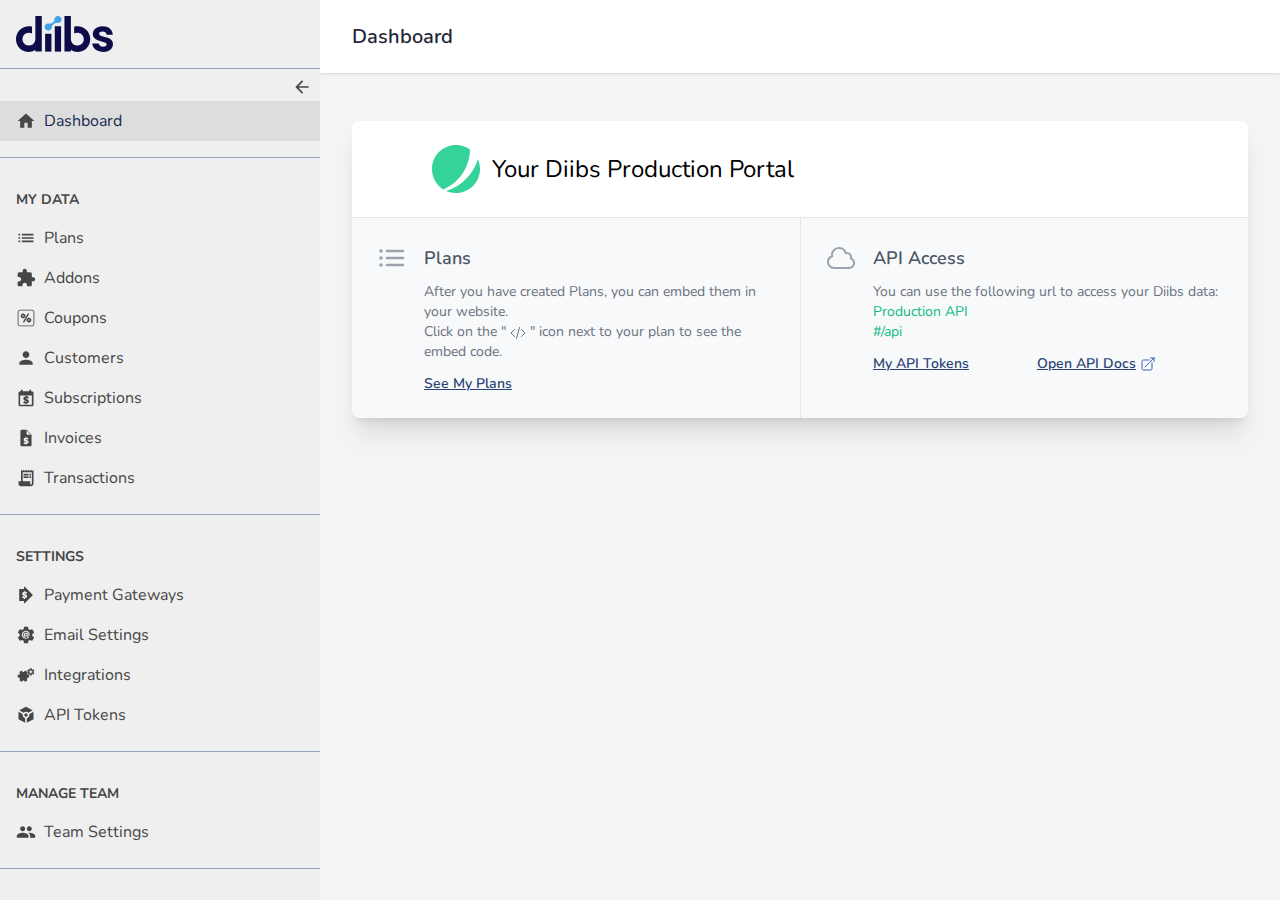
<file: index.html>
<!DOCTYPE html><html class="no-js" lang="en"><head><meta charset="utf-8"><title></title><meta name="description" content=""><meta name="viewport" content="width=device-width, initial-scale=1"><meta property="og:title" content=""><meta property="og:type" content=""><meta property="og:url" content=""><meta property="og:image" content=""><link rel="manifest" href="./site.webmanifest"><link rel="apple-touch-icon" href="./icon.878d0521.png"><link rel="preconnect" href="https://fonts.googleapis.com"><link rel="preconnect" href="https://fonts.gstatic.com" crossorigin><link href="https://fonts.googleapis.com/css2?family=Nunito:ital,wght@0,400;0,500;0,600;0,700;1,300&display=swap" rel="stylesheet"><link href="./output.6c000c3c.css" rel="stylesheet"><meta name="theme-color" content="#fafafa"></head><body> <div id="app" class="antialiased font-sans"> <div> <div class="app-wrap auto-rows-min bg-gray-100 grid grid-cols-12 min-h-screen">  <nav class="bg-slate-200 col-span-12 lg:col-span-3 md:col-span-4 md:h-screen md:overflow-x-hidden md:overflow-y-auto sticky top-0 z-20">  <div class="border-b border-slate-400 flex items-center px-4 py-4 sticky top-0 z-20"> <a href="#/dashboard"> <svg style="width:100%;max-width:97px;" class="logo-image" id="b" xmlns="http://www.w3.org/2000/svg" viewBox="0 0 1201.76 445.32"> <g id="c"> <g> <g> <rect x="360.86" y="220.08" width="78.25" height="221.45" style="fill:#0e0b49;"></rect> <rect x="480.65" y="126.8" width="78.26" height="314.73" style="fill:#0e0b49;"></rect> </g> <path d="m1185.06,301.57c-10.63-12.48-23.37-21.82-37.87-27.75-14.36-5.88-32.77-11.65-54.71-17.15-21.38-5.42-37.34-10.83-47.44-16.06-9.66-5-14.36-12.09-14.36-21.66,0-8.56,3.42-15.06,10.44-19.86,7.15-4.88,17.61-7.36,31.09-7.36,14.51,0,26.22,3.46,34.81,10.3,8.52,6.78,13.36,16.04,14.4,27.53l.16,1.77h77.55l-.15-2.08c-2.23-31.19-14.48-56.34-36.43-74.76-21.91-18.37-51.57-27.69-88.15-27.69-24.73,0-46.56,4.13-64.87,12.28-18.41,8.17-32.75,19.49-42.62,33.66-9.89,14.21-14.91,30.13-14.91,47.31,0,20.95,5.43,37.85,16.14,50.23,10.61,12.28,23.44,21.52,38.13,27.49,14.63,5.91,33.5,11.67,56.05,17.12,21.75,5.81,37.83,11.22,47.78,16.1,9.45,4.64,14.04,11.35,14.04,20.53,0,8.6-3.78,15.46-11.56,20.97-7.85,5.6-19.04,8.44-33.24,8.44s-26.81-3.75-36.5-11.15c-9.62-7.35-15.2-16.72-16.58-27.85l-.21-1.7h-81.35l.12,2.06c1.13,19.01,7.64,36.58,19.36,52.21,11.69,15.58,27.77,28.08,47.77,37.17,19.98,9.06,42.83,13.66,67.92,13.66s45.95-4.03,64.29-11.99c18.4-8,32.74-19.24,42.63-33.4,9.91-14.21,14.93-30.5,14.93-48.45-.39-20.55-6.01-37.34-16.69-49.9Z" style="fill:#0e0b49;"></path> <path d="m549.33,10.96c-13.54-12.1-33.88-14.38-49.91-5.84-12.37,6.59-21.25,19.34-23.16,33.22-.98,7.14-.27,14.64-2.98,21.31-2.42,5.93-7.26,10.48-11.97,14.83-9.27,8.57-19.25,17.51-31.66,19.81-11,2.04-22.3-1.48-33.46-.73-21.15,1.4-39.75,20.15-40.99,41.31-1.24,21.16,15.04,41.95,35.89,45.81,20.84,3.86,43.49-9.71,49.92-29.9.44-1.37.81-2.77,1.13-4.18,2.09-9.13,2.24-18.81,6.31-27.23,4.27-8.84,12.32-15.17,20.09-21.17,6.69-5.16,13.76-10.47,22.13-12.47,8.19-1.95,16.29,1.06,24.36,2.13,20.55,2.72,42.03-11.2,47.94-31.06,4.82-16.2-1.16-34.69-13.64-45.85Z" style="fill:#40a4e8;"></path> <path d="m319.32,0v441.5h-79.55v-23.77c-37.68,27.42-88.73,34.84-132.9,20.26-44.7-14.72-81.31-51.19-97.38-95.49-28.77-79.55,9.86-170.31,88.06-202.99,31.74-13.24,67.8-15.94,101.16-7.43-.14,28.5-.14,57-.14,85.49-28.36-16.07-66.72-12.29-91.43,9.05-24.72,21.34-34.03,58.75-22.28,89.14,11.75,30.39,43.89,51.73,76.44,50.92,32.68-.95,63.61-23.91,73.74-54.97,2.84-8.78,4.19-17.96,4.73-27.15V0h79.55Z" style="fill:#0e0b49;"></path> <path d="m600.45,0v441.5s79.55,0,79.55,0v-23.77c37.68,27.42,88.73,34.84,132.9,20.26,44.7-14.72,81.31-51.19,97.38-95.49,28.77-79.55-9.86-170.31-88.06-202.99-31.74-13.24-67.8-15.94-101.16-7.43.14,28.5.14,57,.14,85.49,28.36-16.07,66.72-12.29,91.43,9.05,24.72,21.34,34.03,58.75,22.28,89.14-11.75,30.39-43.89,51.73-76.44,50.92-32.68-.95-63.61-23.91-73.74-54.97-2.84-8.78-4.19-17.96-4.73-27.15V0S600.45,0,600.45,0Z" style="fill:#0e0b49;"></path> </g> </g> </svg> <svg style="width:100%;max-width:20px;" class="hidden icon-image" id="b" xmlns="http://www.w3.org/2000/svg" viewBox="0 0 209.5 181.34"><path d="m194.2,10.96c-13.54-12.1-33.88-14.38-49.91-5.84-12.37,6.59-21.25,19.34-23.16,33.22-.98,7.14-.27,14.64-2.98,21.31-2.42,5.93-7.26,10.48-11.97,14.83-9.27,8.57-19.25,17.51-31.66,19.81-11,2.04-22.3-1.48-33.46-.73C19.9,94.97,1.31,113.72.07,134.87c-1.24,21.16,15.04,41.95,35.89,45.81,20.84,3.86,43.49-9.71,49.92-29.9.44-1.37.81-2.77,1.13-4.18,2.09-9.13,2.24-18.81,6.31-27.23,4.27-8.84,12.32-15.17,20.09-21.17,6.69-5.16,13.76-10.47,22.13-12.47,8.19-1.95,16.29,1.06,24.36,2.13,20.55,2.72,42.03-11.2,47.94-31.06,4.82-16.2-1.16-34.69-13.64-45.85Z" style="fill:#40a4e8;"></path></svg> </a> <div class="block cursor-pointer md:hidden ml-auto nav-toggle p-2"> <div class="flex h-[20px] icon items-center justify-center text-blue-900 w-[20px]"> <svg class="h-full object-contain w-full" xmlns="http://www.w3.org/2000/svg" height="24px" viewBox="0 0 24 24" width="24px" fill="currentColor"> <path d="M0 0h24v24H0z" fill="none"></path> <path d="M3 18h18v-2H3v2zm0-5h18v-2H3v2zm0-7v2h18V6H3z"></path> </svg> </div> </div> </div>  <div class="-translate-x-full absolute bg-slate-200 duration-300 h-screen left-0 md:h-auto md:overflow-visible md:pb-8 md:pt-8 md:relative md:translate-x-0 nav-mother overflow-y-auto pb-12 pt-24 top-0 transform transition-all w-full z-10"> <div class="absolute cursor-pointer p-2 right-0 toggle-collapse top-0"> <div class="flex h-[20px] icon items-center justify-center text-slate-900 w-[20px]"> <svg class="h-full object-contain w-full" xmlns="http://www.w3.org/2000/svg" height="24px" viewBox="0 0 24 24" width="24px" fill="currentColor"> <path d="M0 0h24v24H0z" fill="none"></path> <path d="M20 11H7.83l5.59-5.59L12 4l-8 8 8 8 1.41-1.41L7.83 13H20v-2z"></path> </svg> </div> </div> <div class="border-b border-slate-400 mb-8 nav-group pb-4"> <ul> <li> <a class="bg-slate-300 flex hover:bg-slate-300 items-center px-4 py-2 text-blue-900 transition-all" href="#/dashboard"> <div class="flex h-[20px] icon items-center justify-center mr-2 text-slate-900 w-[20px]"> <svg class="h-full object-contain w-full" xmlns="http://www.w3.org/2000/svg" height="24px" viewBox="0 0 24 24" width="24px" fill="currentColor"> <path d="M0 0h24v24H0z" fill="none"></path> <path d="M10 20v-6h4v6h5v-8h3L12 3 2 12h3v8z"></path> </svg> </div> <span class="nav-item-label">Dashboard</span> </a> </li> </ul> </div> <div class="border-b border-slate-400 mb-8 nav-group pb-4"> <div class="mb-2 px-4"> <h4 class="font-bold nav-header text-slate-900 text-sm uppercase">My Data</h4> </div> <ul> <li> <a class="flex hover:bg-slate-300 items-center px-4 py-2 text-slate-900 transition-all" href="#/plans"> <div class="flex h-[20px] icon items-center justify-center mr-2 text-slate-900 w-[20px]"> <svg class="h-full object-contain w-full" xmlns="http://www.w3.org/2000/svg" height="24px" viewBox="0 0 24 24" width="24px" fill="currentColor"> <path d="M0 0h24v24H0z" fill="none"></path> <path d="M3 13h2v-2H3v2zm0 4h2v-2H3v2zm0-8h2V7H3v2zm4 4h14v-2H7v2zm0 4h14v-2H7v2zM7 7v2h14V7H7z"></path> </svg> </div> <span class="nav-item-label">Plans</span> </a> </li> <li> <a class="flex hover:bg-slate-300 items-center px-4 py-2 text-slate-900 transition-all" href="#/addons_monthly"> <div class="flex h-[20px] icon items-center justify-center mr-2 text-slate-900 w-[20px]"> <svg class="h-full object-contain w-full" xmlns="http://www.w3.org/2000/svg" height="24px" viewBox="0 0 24 24" width="24px" fill="currentColor"> <path d="M0 0h24v24H0z" fill="none"></path> <path d="M20.5 11H19V7c0-1.1-.9-2-2-2h-4V3.5C13 2.12 11.88 1 10.5 1S8 2.12 8 3.5V5H4c-1.1 0-1.99.9-1.99 2v3.8H3.5c1.49 0 2.7 1.21 2.7 2.7s-1.21 2.7-2.7 2.7H2V20c0 1.1.9 2 2 2h3.8v-1.5c0-1.49 1.21-2.7 2.7-2.7 1.49 0 2.7 1.21 2.7 2.7V22H17c1.1 0 2-.9 2-2v-4h1.5c1.38 0 2.5-1.12 2.5-2.5S21.88 11 20.5 11z"></path> </svg> </div> <span class="nav-item-label">Addons</span> </a> </li> <li> <a class="flex hover:bg-slate-300 items-center px-4 py-2 text-slate-900 transition-all" href="#/admin_coupons"> <div class="flex h-[20px] icon items-center justify-center mr-2 text-slate-900 w-[20px]"> <svg class="h-full object-contain w-full" id="b" xmlns="http://www.w3.org/2000/svg" viewBox="0 0 24 24" fill="currentColor"> <path d="m6.46,7.46c-.26.25-.47.55-.62.89-.15.34-.22.71-.22,1.11s.07.75.22,1.09c.15.34.36.64.62.89.26.26.56.46.91.6.34.14.71.22,1.11.22s.75-.07,1.1-.22c.35-.15.65-.35.91-.6s.46-.55.61-.89c.15-.34.23-.7.23-1.09s-.08-.77-.23-1.11c-.15-.34-.35-.64-.61-.89s-.56-.45-.91-.59-.72-.22-1.1-.22-.77.07-1.11.22c-.34.15-.64.34-.91.59Zm1.41,1.38c.17-.17.38-.25.61-.25s.42.08.59.25c.17.17.26.37.26.62s-.09.43-.26.59c-.17.16-.37.25-.59.25s-.44-.08-.61-.25c-.17-.16-.26-.36-.26-.59s.09-.45.26-.62Zm7.87-1.67l-6.08,10.45-1.42-.77,6.09-10.48,1.41.8Zm1.81,5.29c-.26-.25-.56-.45-.91-.59-.35-.15-.72-.22-1.1-.22s-.77.07-1.11.22c-.34.14-.65.34-.91.59s-.47.55-.62.89c-.15.34-.22.71-.22,1.11s.07.75.22,1.09c.15.34.36.64.62.89.26.26.56.46.91.6.34.15.71.22,1.11.22s.75-.07,1.1-.22c.35-.14.65-.35.91-.6.26-.26.46-.55.61-.89.15-.34.22-.7.22-1.09s-.07-.77-.22-1.11c-.15-.34-.35-.64-.61-.89Zm-1.41,2.6c-.17.16-.37.25-.59.25s-.44-.08-.61-.25c-.17-.16-.26-.36-.26-.59s.09-.45.26-.62c.17-.17.38-.25.61-.25s.42.08.59.25c.17.17.26.37.26.62s-.09.43-.26.59Zm2.74-12.06c1.17,0,2.13.95,2.13,2.13v13.74c0,1.17-.95,2.13-2.13,2.13H5.13c-1.17,0-2.13-.95-2.13-2.13V5.13c0-1.17.95-2.13,2.13-2.13h13.74m0-1H5.13c-1.73,0-3.13,1.4-3.13,3.13v13.74c0,1.73,1.4,3.13,3.13,3.13h13.74c1.73,0,3.13-1.4,3.13-3.13V5.13c0-1.73-1.4-3.13-3.13-3.13h0Z"></path> <path d="m0,0h24v24H0V0Z" style="fill:none;"></path> </svg> </div> <span class="nav-item-label">Coupons</span> </a> </li> <li> <a class="flex hover:bg-slate-300 items-center px-4 py-2 text-slate-900 transition-all" href="#/admin_customers"> <div class="flex h-[20px] icon items-center justify-center mr-2 text-slate-900 w-[20px]"> <svg class="h-full object-contain w-full" xmlns="http://www.w3.org/2000/svg" height="24px" viewBox="0 0 24 24" width="24px" fill="currentColor"> <path d="M0 0h24v24H0z" fill="none"></path> <path d="M12 12c2.21 0 4-1.79 4-4s-1.79-4-4-4-4 1.79-4 4 1.79 4 4 4zm0 2c-2.67 0-8 1.34-8 4v2h16v-2c0-2.66-5.33-4-8-4z"></path> </svg> </div> <span class="nav-item-label">Customers</span> </a> </li> <li> <a class="flex hover:bg-slate-300 items-center px-4 py-2 text-slate-900 transition-all" href="#/admin_subscriptions"> <div class="flex h-[20px] icon items-center justify-center mr-2 text-slate-900 w-[20px]"> <svg class="h-full object-contain w-full" id="b" xmlns="http://www.w3.org/2000/svg" viewBox="0 0 24 24" fill="currentColor"> <g id="c"> <g> <path d="m0,0h24v24H0V0Z" style="fill:none;"></path> <path d="m19,4h-1v-2h-2v2h-8v-2h-2v2h-1c-1.11,0-1.99.9-1.99,2v14c0,1.1.88,2,1.99,2h14c1.1,0,2-.9,2-2V6c0-1.1-.9-2-2-2Zm0,16H5v-11h14v11Zm-4.74-9.6c.52.2.99.49,1.4.85l-1.78,1.76c-.19-.23-.43-.41-.71-.53-.28-.12-.53-.18-.76-.18-.21,0-.38.03-.5.08-.13.06-.19.15-.19.29,0,.13.07.22.2.28.13.06.35.14.64.23.3.1.62.21.96.33.34.12.65.28.93.48.28.2.52.44.7.73.18.29.28.65.28,1.07,0,.45-.08.84-.24,1.19-.16.34-.37.64-.64.88-.26.24-.57.43-.92.57-.35.14-.71.22-1.09.25v.91h-1.22v-.9c-.56-.04-1.1-.17-1.63-.38-.52-.22-.97-.48-1.35-.8l1.74-1.85c.1.1.21.2.35.3.14.1.29.18.45.26.16.08.33.14.5.18.17.04.35.07.52.07.16,0,.31-.03.44-.08.13-.06.2-.16.2-.3,0-.08-.02-.15-.07-.2-.04-.06-.12-.11-.23-.17-.11-.06-.27-.12-.46-.19-.2-.07-.44-.15-.74-.25-.29-.1-.56-.21-.83-.34-.26-.13-.5-.29-.7-.47-.2-.19-.37-.41-.49-.68s-.18-.58-.18-.94c0-.42.07-.8.22-1.12.14-.32.34-.6.58-.83.24-.23.52-.41.83-.55.32-.14.64-.24.98-.29v-.89h1.22v.86c.53.03,1.05.15,1.58.35Z"></path> </g> </g> </svg> </div> <span class="nav-item-label">Subscriptions</span> </a> </li> <li> <a class="flex hover:bg-slate-300 items-center px-4 py-2 text-slate-900 transition-all" href="#/admin_invoices"> <div class="flex h-[20px] icon items-center justify-center mr-2 text-slate-900 w-[20px]"> <svg class="h-full object-contain w-full" id="b" xmlns="http://www.w3.org/2000/svg" viewBox="0 0 24 24" fill="currentColor"> <g id="c"> <g> <path d="m12.68,2h-5.83c-.85,0-1.54.69-1.54,1.54v16.92c0,.85.69,1.54,1.54,1.54h10.28c.85,0,1.54-.69,1.54-1.54v-12.46l-6-6Zm-.76,12.14c.12.05.31.12.57.21.27.08.55.18.85.29.3.11.57.25.82.42.25.17.46.39.62.65.16.26.24.57.24.95,0,.4-.07.75-.21,1.05-.14.3-.33.56-.56.78-.23.22-.5.38-.81.5-.31.12-.63.19-.96.22v.81h-1.08v-.8c-.5-.04-.97-.15-1.44-.34-.46-.19-.86-.43-1.19-.71l1.54-1.63c.09.09.19.18.31.27.12.09.26.16.4.23.14.07.29.12.44.16.15.04.31.06.46.06.14,0,.27-.02.39-.07.12-.05.17-.14.17-.27,0-.07-.02-.13-.06-.18-.04-.05-.11-.1-.21-.15-.1-.05-.23-.1-.41-.16-.17-.06-.39-.13-.65-.22-.25-.08-.5-.18-.73-.3-.23-.11-.44-.25-.62-.42-.18-.17-.32-.37-.43-.6s-.16-.51-.16-.83c0-.37.06-.71.19-.99.13-.29.3-.53.51-.73.21-.2.46-.36.74-.49.28-.12.57-.21.86-.26v-.79h1.08v.76c.47.03.93.13,1.4.31.46.18.88.43,1.24.75l-1.57,1.56c-.17-.21-.38-.36-.63-.47-.25-.11-.47-.16-.67-.16-.18,0-.33.03-.45.07-.11.05-.17.13-.17.25,0,.11.06.2.18.25Zm.76-7.68v-3.58l5.12,5.12h-3.58c-.85,0-1.54-.69-1.54-1.54Z"></path> <path d="m0,0h24v24H0V0Z" style="fill:none;"></path> </g> </g> </svg> </div> <span class="nav-item-label">Invoices</span> </a> </li> <li> <a class="flex hover:bg-slate-300 items-center px-4 py-2 text-slate-900 transition-all" href="#/admin_transactions"> <div class="flex h-[20px] icon items-center justify-center mr-2 text-slate-900 w-[20px]"> <svg class="h-full object-contain w-full" xmlns="http://www.w3.org/2000/svg" enable-background="new 0 0 24 24" height="24px" viewBox="0 0 24 24" width="24px" fill="currentColor"> <path d="M0,0h24v24H0V0z" fill="none"></path> <g> <path d="M19.5,3.5L18,2l-1.5,1.5L15,2l-1.5,1.5L12,2l-1.5,1.5L9,2L7.5,3.5L6,2v14H3v3c0,1.66,1.34,3,3,3h12c1.66,0,3-1.34,3-3V2 L19.5,3.5z M19,19c0,0.55-0.45,1-1,1s-1-0.45-1-1v-3H8V5h11V19z"></path> <rect height="2" width="6" x="9" y="7"></rect> <rect height="2" width="2" x="16" y="7"></rect> <rect height="2" width="6" x="9" y="10"></rect> <rect height="2" width="2" x="16" y="10"></rect> </g> </svg> </div> <span class="nav-item-label">Transactions</span> </a> </li> </ul> </div> <div class="border-b border-slate-400 mb-8 nav-group pb-4"> <div class="mb-2 px-4"> <h4 class="font-bold nav-header text-slate-900 text-sm uppercase">Settings</h4> </div> <ul> <li> <a class="flex hover:bg-slate-300 items-center px-4 py-2 text-slate-900 transition-all" href="#/gateways"> <div class="flex h-[20px] icon items-center justify-center mr-2 text-slate-900 w-[20px]"> <svg class="h-full object-contain w-full" id="b" xmlns="http://www.w3.org/2000/svg" viewBox="0 0 24 24" fill="currentColor"> <g id="c"> <g> <path d="m20.02,12.37l-9.48,9.48c-.33.33-.88.1-.88-.37v-2.25h-5.44c-.21,0-.39-.17-.39-.39V5.15c0-.21.17-.39.39-.39h5.44v-2.25c0-.46.56-.69.88-.37l9.48,9.48c.2.2.2.53,0,.73Zm-9.12-4.26v-.77h-1.1v.79c-.3.05-.59.14-.87.26-.28.13-.53.29-.75.49-.21.2-.39.45-.52.74-.13.29-.19.62-.19,1,0,.32.05.6.16.84s.25.44.44.61c.18.17.39.31.63.42.24.11.48.21.74.3.26.09.49.16.66.22.18.06.31.12.41.17.1.05.17.1.21.15.04.05.06.11.06.18,0,.13-.06.22-.18.27-.12.05-.25.08-.39.08-.16,0-.31-.02-.47-.06-.15-.04-.3-.09-.45-.16-.14-.07-.28-.15-.4-.23-.13-.09-.23-.18-.32-.27l-1.56,1.65c.34.29.74.53,1.21.72.47.19.95.31,1.46.34v.81h1.1v-.82c.34-.03.66-.1.97-.23.31-.12.59-.29.82-.51.24-.22.43-.48.57-.79.14-.31.21-.66.21-1.06,0-.38-.08-.7-.25-.96-.17-.26-.37-.48-.63-.66-.25-.18-.53-.32-.83-.43-.3-.11-.59-.21-.86-.29-.27-.09-.46-.16-.58-.21-.12-.05-.18-.14-.18-.25,0-.12.06-.21.17-.26.11-.05.26-.08.45-.08.2,0,.43.05.68.16.25.11.46.26.63.47l1.59-1.58c-.37-.32-.78-.57-1.25-.76-.47-.18-.94-.29-1.41-.32Z"></path> <path d="m0,0h24v24H0V0Z" style="fill:none;"></path> </g> </g> </svg> </div> <span class="nav-item-label">Payment Gateways</span> </a> </li> <li> <a class="flex hover:bg-slate-300 items-center px-4 py-2 text-slate-900 transition-all" href="#/email_settings"> <div class="flex h-[20px] icon items-center justify-center mr-2 text-slate-900 w-[20px]"> <svg class="h-full object-contain w-full" id="b" xmlns="http://www.w3.org/2000/svg" viewBox="0 0 24 24" fill="currentColor"> <g id="c"> <g> <path d="m0,0h24v24H0V0Z" style="fill:none;"></path> <path d="m19.44,12.98c.04-.31.06-.64.06-.98s-.02-.67-.07-.98l2.11-1.65c.19-.15.24-.43.13-.64l-2-3.46c-.13-.23-.39-.3-.61-.23l-2.49,1c-.52-.4-1.07-.73-1.69-.98l-.38-2.65c-.04-.25-.25-.43-.5-.43h-4c-.25,0-.45.18-.49.43l-.37,2.65c-.61.25-1.18.59-1.69.98l-2.49-1c-.23-.08-.49,0-.61.23l-1.99,3.46c-.13.22-.08.49.12.64l2.11,1.65c-.05.31-.09.66-.09.98s.02.67.07.98l-2.11,1.65c-.19.15-.24.43-.12.64l2,3.46c.12.23.39.3.61.23l2.49-1c.52.4,1.07.73,1.69.98l.37,2.65c.05.25.25.43.5.43h4c.25,0,.46-.18.49-.43l.37-2.65c.61-.25,1.18-.58,1.69-.98l2.49,1c.23.08.49,0,.61-.23l2-3.46c.13-.23.07-.49-.13-.64l-2.09-1.65Zm-3.08-1.87c0,.47-.06.9-.19,1.27s-.31.69-.54.95c-.23.26-.51.45-.82.59-.31.13-.65.2-1.01.2-.33,0-.61-.07-.82-.22s-.34-.34-.37-.58h-.05c-.12.19-.3.37-.55.54-.25.17-.56.26-.94.26-.28,0-.54-.05-.76-.16-.22-.1-.41-.25-.56-.44-.15-.19-.27-.41-.36-.67s-.13-.54-.13-.85c0-.35.06-.69.17-1.03.11-.34.28-.64.49-.9.21-.26.46-.48.76-.64.29-.16.62-.24.99-.24.32,0,.58.07.79.2.21.13.34.29.4.48h.01l.09-.43h1.35l-.39,1.96c-.04.2-.08.39-.11.58-.03.18-.05.34-.05.46,0,.12.02.22.07.31.05.09.15.14.29.14.25,0,.47-.14.67-.43.2-.29.29-.72.29-1.31,0-.48-.08-.91-.24-1.28-.16-.37-.38-.68-.67-.93-.29-.25-.63-.44-1.02-.57s-.83-.19-1.31-.19c-.51,0-.97.09-1.39.27-.42.18-.78.43-1.08.74-.3.31-.53.69-.7,1.12-.17.43-.25.9-.25,1.4,0,.53.09,1.01.26,1.44.17.43.42.79.74,1.09.32.3.7.53,1.14.69.44.16.92.24,1.44.24.6,0,1.14-.09,1.61-.28.47-.19.89-.45,1.27-.79l.79.88c-.48.47-1.05.82-1.69,1.04s-1.35.33-2.11.33c-.71,0-1.36-.11-1.95-.34s-1.1-.55-1.52-.96c-.43-.41-.76-.9-.99-1.47-.24-.57-.36-1.19-.36-1.87s.13-1.28.38-1.85.6-1.06,1.03-1.48c.43-.42.94-.74,1.52-.98.58-.24,1.21-.36,1.87-.36.58,0,1.15.09,1.69.26.55.17,1.02.43,1.44.77.41.34.74.76.99,1.27.25.5.37,1.09.37,1.77Zm-3.86.27c0-.13-.01-.25-.03-.36-.02-.12-.06-.22-.11-.31-.05-.09-.12-.16-.21-.22-.09-.05-.21-.08-.35-.08-.16,0-.3.05-.43.14s-.23.22-.33.37c-.09.15-.16.33-.21.52-.05.19-.07.38-.07.56,0,.21.05.41.14.59.1.19.28.28.54.28.18,0,.34-.05.48-.14s.24-.22.33-.37c.08-.15.15-.31.19-.49s.06-.34.06-.5Z"></path> </g> </g> </svg> </div> <span class="nav-item-label">Email Settings</span> </a> </li> <li> <a class="flex hover:bg-slate-300 items-center px-4 py-2 text-slate-900 transition-all" href="#/integrations"> <div class="flex h-[20px] icon items-center justify-center mr-2 text-slate-900 w-[20px]"> <svg class="h-full object-contain w-full" id="b" xmlns="http://www.w3.org/2000/svg" viewBox="0 0 24 24" fill="currentColor"> <g id="c"> <g> <path d="m8.22,18.53c.22.03.44.04.67.04s.46-.01.67-.05l1.13,1.46c.1.13.29.17.44.09l2.38-1.38c.16-.09.21-.27.16-.42l-.69-1.72c.27-.36.5-.74.67-1.16l1.82-.26c.17-.03.29-.17.29-.34v-2.76c0-.17-.12-.31-.29-.34l-1.82-.26c-.17-.42-.41-.81-.67-1.16l.69-1.72c.06-.16,0-.34-.16-.42l-2.38-1.37c-.15-.09-.34-.06-.44.09l-1.13,1.46c-.22-.04-.45-.06-.67-.06s-.46.01-.67.05l-1.13-1.46c-.1-.13-.29-.17-.44-.09l-2.38,1.38c-.16.09-.21.27-.16.42l.69,1.72c-.27.36-.5.74-.67,1.16l-1.82.26c-.17.04-.29.17-.29.34v2.76c0,.17.12.32.29.34l1.82.26c.17.42.4.81.67,1.16l-.69,1.72c-.06.16,0,.34.16.42l2.38,1.38c.16.09.34.05.44-.09l1.13-1.44Zm12.78-9.83c.02-.14.03-.28.03-.43s0-.29-.03-.43l.93-.72c.08-.06.11-.19.05-.28l-.88-1.52c-.05-.1-.17-.13-.27-.1l-1.09.44c-.23-.17-.47-.32-.74-.43l-.16-1.16c-.02-.11-.11-.19-.22-.19h-1.75c-.11,0-.2.08-.21.19l-.16,1.16c-.27.11-.52.26-.74.43l-1.09-.44c-.1-.04-.21,0-.27.1l-.87,1.52c-.05.1-.04.21.05.28l.93.72c-.02.14-.04.29-.04.43s0,.29.03.43l-.93.72c-.08.06-.11.19-.05.28l.88,1.52c.05.1.17.13.27.1l1.09-.44c.23.17.47.32.74.43l.16,1.16c.02.11.11.19.22.19h1.75c.11,0,.2-.08.21-.19l.16-1.16c.27-.11.52-.26.74-.43l1.09.44c.1.04.21,0,.27-.1l.88-1.52c.05-.1.03-.21-.05-.28l-.92-.72Zm-1.38-.95v1.04c0,.07-.05.12-.12.12h-1c-.07,0-.12.05-.12.12v1c0,.07-.05.12-.12.12h-1.04c-.07,0-.12-.05-.12-.12v-1c0-.07-.05-.12-.12-.12h-1c-.07,0-.12-.05-.12-.12v-1.04c0-.07.05-.12.12-.12h1c.07,0,.12-.05.12-.12v-1c0-.07.05-.12.12-.12h1.04c.07,0,.12.05.12.12v1c0,.07.05.12.12.12h1c.07,0,.12.05.12.12Z"></path> <path d="m0,0h24v24H0V0Z" style="fill:none;"></path> </g> </g> </svg> </div> <span class="nav-item-label">Integrations</span> </a> </li> <li> <a class="flex hover:bg-slate-300 items-center px-4 py-2 text-slate-900 transition-all" href="#/user/api-tokens"> <div class="flex h-[20px] icon items-center justify-center mr-2 text-slate-900 w-[20px]"> <svg class="h-full object-contain w-full" xmlns="http://www.w3.org/2000/svg" enable-background="new 0 0 24 24" height="24px" viewBox="0 0 24 24" width="24px" fill="currentColor"> <rect fill="none" height="24" width="24" y="0"></rect> <path d="M19.97,6.43L12,2L4.03,6.43L9.1,9.24C9.83,8.48,10.86,8,12,8s2.17,0.48,2.9,1.24L19.97,6.43z M10,12c0-1.1,0.9-2,2-2 s2,0.9,2,2s-0.9,2-2,2S10,13.1,10,12z M11,21.44L3,17V8.14l5.13,2.85C8.04,11.31,8,11.65,8,12c0,1.86,1.27,3.43,3,3.87V21.44z M13,21.44v-5.57c1.73-0.44,3-2.01,3-3.87c0-0.35-0.04-0.69-0.13-1.01L21,8.14L21,17L13,21.44z"></path> </svg> </div> <span class="nav-item-label">API Tokens</span> </a> </li> </ul> </div> <div class="border-b border-slate-400 mb-8 nav-group pb-4"> <div class="mb-2 px-4"> <h4 class="font-bold nav-header text-slate-900 text-sm uppercase">Manage Team</h4> </div> <ul> <li> <a class="flex hover:bg-slate-300 items-center px-4 py-2 text-slate-900 transition-all" href="#/teams/1"> <div class="flex h-[20px] icon items-center justify-center mr-2 text-slate-900 w-[20px]"> <svg class="h-full object-contain w-full" xmlns="http://www.w3.org/2000/svg" height="24px" viewBox="0 0 24 24" width="24px" fill="currentColor"> <path d="M0 0h24v24H0z" fill="none"></path> <path d="M16 11c1.66 0 2.99-1.34 2.99-3S17.66 5 16 5c-1.66 0-3 1.34-3 3s1.34 3 3 3zm-8 0c1.66 0 2.99-1.34 2.99-3S9.66 5 8 5C6.34 5 5 6.34 5 8s1.34 3 3 3zm0 2c-2.33 0-7 1.17-7 3.5V19h14v-2.5c0-2.33-4.67-3.5-7-3.5zm8 0c-.29 0-.62.02-.97.05 1.16.84 1.97 1.97 1.97 3.45V19h6v-2.5c0-2.33-4.67-3.5-7-3.5z"></path> </svg> </div> <span class="nav-item-label">Team Settings</span> </a> </li> </ul>  </div> <div class="nav-group"> <div class="mb-2 px-4"> <h4 class="font-bold nav-header text-slate-900 text-sm uppercase">My Account<br>Sys Admin Test3</h4> </div> <ul> <li> <a class="flex hover:bg-slate-300 items-center px-4 py-2 text-slate-900 transition-all" href="#/user/profile"> <div class="flex h-[20px] icon items-center justify-center mr-2 text-slate-900 w-[20px]"> <svg class="h-full object-contain w-full" xmlns="http://www.w3.org/2000/svg" enable-background="new 0 0 24 24" height="24px" viewBox="0 0 24 24" width="24px" fill="currentColor"> <g> <rect fill="none" height="24" width="24"></rect> </g> <g> <path d="M12 2C6.48 2 2 6.48 2 12s4.48 10 10 10 10-4.48 10-10S17.52 2 12 2zm0 4c1.93 0 3.5 1.57 3.5 3.5S13.93 13 12 13s-3.5-1.57-3.5-3.5S10.07 6 12 6zm0 14c-2.03 0-4.43-.82-6.14-2.88C7.55 15.8 9.68 15 12 15s4.45.8 6.14 2.12C16.43 19.18 14.03 20 12 20z"></path> </g> </svg> </div> <span class="nav-item-label">Profile</span> </a> </li> <li>  <form> <button type="submit" class="flex items-center px-4 text-slate-900"> <div class="flex h-[20px] icon items-center justify-center mr-2 text-slate-900 w-[20px]"> <svg class="h-full object-contain w-full" xmlns="http://www.w3.org/2000/svg" height="24px" viewBox="0 0 24 24" width="24px" fill="currentColor"> <path d="M0 0h24v24H0z" fill="none"></path> <path d="M17 7l-1.41 1.41L18.17 11H8v2h10.17l-2.58 2.58L17 17l5-5zM4 5h8V3H4c-1.1 0-2 .9-2 2v14c0 1.1.9 2 2 2h8v-2H4V5z"></path> </svg> </div> <span class="nav-item-label">Log Out</span> </button> </form> </li> </ul> </div> </div> </nav> <div class="col-span-12 lg:col-span-9 main-wrap md:col-span-8 relative z-10">  <header class="bg-white shadow"> <div class="lg:px-8 px-4 py-6 sm:px-6"> <h2 class="font-semibold leading-tight text-gray-800 text-xl"> Dashboard </h2> </div> </header>  <main> <div class="py-12"> <div class="lg:px-8 max-w-7xl mx-auto sm:px-6"> <div class="bg-white overflow-hidden shadow-xl sm:rounded-lg"> <div> <div class="bg-white border-b border-gray-200 p-6 sm:px-20"> <div> <svg viewBox="0 0 48 48" fill="none" xmlns="http://www.w3.org/2000/svg" class="h-12 inline"> <path d="M11.395 44.428C4.557 40.198 0 32.632 0 24 0 10.745 10.745 0 24 0a23.891 23.891 0 0113.997 4.502c-.2 17.907-11.097 33.245-26.602 39.926z" fill="#34d399"></path> <path d="M14.134 45.885A23.914 23.914 0 0024 48c13.255 0 24-10.745 24-24 0-3.516-.756-6.856-2.115-9.866-4.659 15.143-16.608 27.092-31.75 31.751z" fill="#34d399"></path> </svg> &nbsp; <span class="align-middle mt-8 text-2xl"> Your Diibs Production Portal </span> </div> <div class="mt-6 text-gray-500" style="display:none;"> When interacting with Diibs Sandbox Portal, whether on this site or via the Sandbox API, all the data is in a sandbox-only database. It does not have any affect on your production data. </div> </div> <div class="bg-gray-200 bg-opacity-25 grid grid-cols-1 md:grid-cols-2"> <div class="p-6"> <div class="flex items-center"> <svg fill="none" stroke="currentColor" stroke-linecap="round" stroke-linejoin="round" stroke-width="2" viewBox="0 0 24 24" class="h-8 text-gray-400 w-8"> <path stroke-linecap="round" stroke-linejoin="round" d="M8.25 6.75h12M8.25 12h12m-12 5.25h12M3.75 6.75h.007v.008H3.75V6.75zm.375 0a.375.375 0 11-.75 0 .375.375 0 01.75 0zM3.75 12h.007v.008H3.75V12zm.375 0a.375.375 0 11-.75 0 .375.375 0 01.75 0zm-.375 5.25h.007v.008H3.75v-.008zm.375 0a.375.375 0 11-.75 0 .375.375 0 01.75 0z"></path> </svg> <div class="font-semibold leading-7 ml-4 text-gray-600 text-lg"><a href="https://tailwindcss.com/">Plans</a></div> </div> <div class="ml-12"> <div class="mt-2 text-gray-500 text-sm"> After you have created Plans, you can embed them in your website. <br>Click on the " <svg xmlns="http://www.w3.org/2000/svg" fill="none" viewBox="0 0 24 24" stroke-width="1.5" stroke="currentColor" class="h-4 inline-block w-4"> <path stroke-linecap="round" stroke-linejoin="round" d="M17.25 6.75L22.5 12l-5.25 5.25m-10.5 0L1.5 12l5.25-5.25m7.5-3l-4.5 16.5"></path> </svg> " icon next to your plan to see the embed code. </div> <a href="#/plans_monthly"> <div class="flex font-semibold items-center mt-3 text-blue-700 text-sm underline"> <div>See My Plans</div> </div> </a> </div> </div> <div class="border-gray-200 border-t md:border-l md:border-t-0 p-6"> <div class="flex items-center"> <svg xmlns="http://www.w3.org/2000/svg" fill="none" viewBox="0 0 24 24" stroke-width="1.5" stroke="currentColor" class="h-8 text-gray-400 w-8"> <path stroke-linecap="round" stroke-linejoin="round" d="M2.25 15a4.5 4.5 0 004.5 4.5H18a3.75 3.75 0 001.332-7.257 3 3 0 00-3.758-3.848 5.25 5.25 0 00-10.233 2.33A4.502 4.502 0 002.25 15z"></path> </svg> <div class="font-semibold leading-7 ml-4 text-gray-600 text-lg"><a href="https://laravel.com/docs">API Access</a></div> </div> <div class="ml-12"> <div class="mt-2 text-gray-500 text-sm"> You can use the following url to access your Diibs data: </div> <div class="text-emerald-500 text-sm"> Production API <br> #/api</div> <div class="text-blue-500 text-sm" style="display:none;"> Sandbox API <br> http://cainumber6test_test.app.bluefrost.test/api</div> <a href="#/user/api-tokens" class="inline-block"> <div class="flex font-semibold items-center mt-3 text-blue-700 text-sm underline"> <div>My API Tokens</div> </div> </a> <a href="https://documenter.getpostman.com/view/16268386/2s8YKCG3Qr" target="_blank" class="inline-block ml-16"> <div class="flex font-semibold items-center mt-3 text-blue-700 text-sm underline"> <div>Open API Docs</div> <div class="ml-1 text-blue-500"> <svg xmlns="http://www.w3.org/2000/svg" fill="none" viewBox="0 0 24 24" stroke-width="1.5" stroke="currentColor" class="h-4 w-4"> <path stroke-linecap="round" stroke-linejoin="round" d="M13.5 6H5.25A2.25 2.25 0 003 8.25v10.5A2.25 2.25 0 005.25 21h10.5A2.25 2.25 0 0018 18.75V10.5m-10.5 6L21 3m0 0h-5.25M21 3v5.25"></path> </svg> </div> </div> </a> </div> </div> </div> </div> </div> </div> </div> </main> </div> </div> </div> </div> <script src="./modernizr-3.11.2.min.f8863e9b.js"></script> <script src="./js.0bda31df.js"></script> </body></html>
</file>
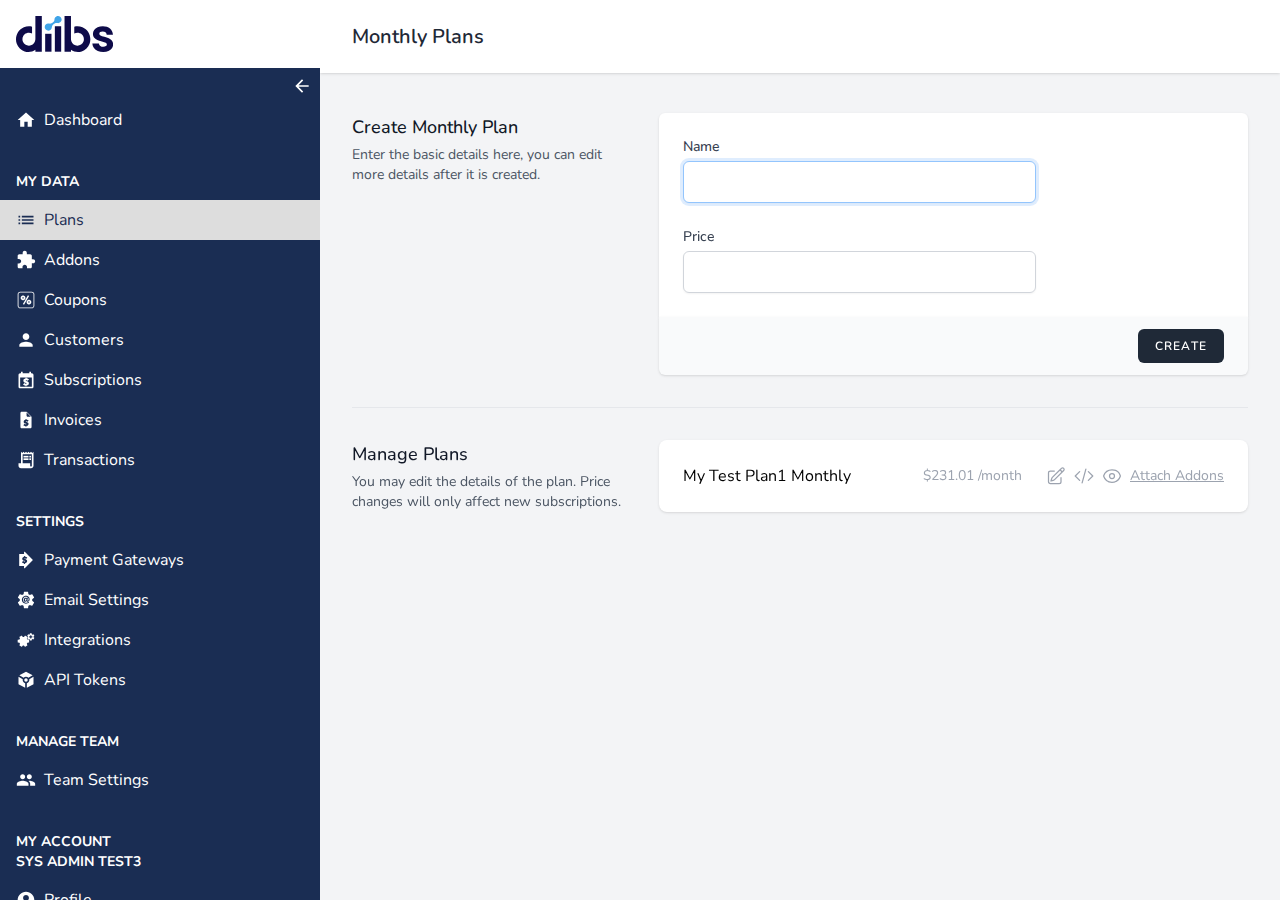
<file: plans.html>
<!DOCTYPE html>
<html class="no-js" lang="en">

<head>
    <meta charset="utf-8">
    <title></title>
    <meta name="description" content="">
    <meta name="viewport" content="width=device-width, initial-scale=1">

    <meta property="og:title" content="">
    <meta property="og:type" content="">
    <meta property="og:url" content="">
    <meta property="og:image" content="">

    <link rel="manifest" href="/site.webmanifest">
    <link rel="apple-touch-icon" href="/icon.83aa3da3.png">
    <!-- Place favicon.ico in the root directory -->

    <link rel="preconnect" href="https://fonts.googleapis.com">
    <link rel="preconnect" href="https://fonts.gstatic.com" crossorigin="">
    <link href="https://fonts.googleapis.com/css2?family=Nunito:ital,wght@0,400;0,500;0,600;0,700;1,300&display=swap" rel="stylesheet">

    <link href="/output.64623041.css" rel="stylesheet">

    <meta name="theme-color" content="#fafafa">
</head>

<body>
   <div id="app" class="font-sans antialiased">
      <div>
         <div class="min-h-screen bg-gray-100 grid grid-cols-12 auto-rows-min">
            <!-- Primary Navigation Menu -->
            <nav class="sticky top-0 md:h-screen md:overflow-y-auto md:overflow-x-hidden z-20 col-span-12 md:col-span-4 lg:col-span-3">
               <!-- Logo -->
               <div class="sticky top-0 z-20 flex items-center bg-white py-4 px-4">
                  <a href="/index.html">
                     <svg id="b" xmlns="http://www.w3.org/2000/svg" viewBox="0 0 1201.76 445.32" class="block h-9 w-auto">
                        <g id="c">
                           <g>
                              <g>
                                 <rect x="360.86" y="220.08" width="78.25" height="221.45" style="fill:#0e0b49;"></rect>
                                 <rect x="480.65" y="126.8" width="78.26" height="314.73" style="fill:#0e0b49;"></rect>
                              </g>
                              <path d="m1185.06,301.57c-10.63-12.48-23.37-21.82-37.87-27.75-14.36-5.88-32.77-11.65-54.71-17.15-21.38-5.42-37.34-10.83-47.44-16.06-9.66-5-14.36-12.09-14.36-21.66,0-8.56,3.42-15.06,10.44-19.86,7.15-4.88,17.61-7.36,31.09-7.36,14.51,0,26.22,3.46,34.81,10.3,8.52,6.78,13.36,16.04,14.4,27.53l.16,1.77h77.55l-.15-2.08c-2.23-31.19-14.48-56.34-36.43-74.76-21.91-18.37-51.57-27.69-88.15-27.69-24.73,0-46.56,4.13-64.87,12.28-18.41,8.17-32.75,19.49-42.62,33.66-9.89,14.21-14.91,30.13-14.91,47.31,0,20.95,5.43,37.85,16.14,50.23,10.61,12.28,23.44,21.52,38.13,27.49,14.63,5.91,33.5,11.67,56.05,17.12,21.75,5.81,37.83,11.22,47.78,16.1,9.45,4.64,14.04,11.35,14.04,20.53,0,8.6-3.78,15.46-11.56,20.97-7.85,5.6-19.04,8.44-33.24,8.44s-26.81-3.75-36.5-11.15c-9.62-7.35-15.2-16.72-16.58-27.85l-.21-1.7h-81.35l.12,2.06c1.13,19.01,7.64,36.58,19.36,52.21,11.69,15.58,27.77,28.08,47.77,37.17,19.98,9.06,42.83,13.66,67.92,13.66s45.95-4.03,64.29-11.99c18.4-8,32.74-19.24,42.63-33.4,9.91-14.21,14.93-30.5,14.93-48.45-.39-20.55-6.01-37.34-16.69-49.9Z" style="fill:#0e0b49;"></path>
                              <path d="m549.33,10.96c-13.54-12.1-33.88-14.38-49.91-5.84-12.37,6.59-21.25,19.34-23.16,33.22-.98,7.14-.27,14.64-2.98,21.31-2.42,5.93-7.26,10.48-11.97,14.83-9.27,8.57-19.25,17.51-31.66,19.81-11,2.04-22.3-1.48-33.46-.73-21.15,1.4-39.75,20.15-40.99,41.31-1.24,21.16,15.04,41.95,35.89,45.81,20.84,3.86,43.49-9.71,49.92-29.9.44-1.37.81-2.77,1.13-4.18,2.09-9.13,2.24-18.81,6.31-27.23,4.27-8.84,12.32-15.17,20.09-21.17,6.69-5.16,13.76-10.47,22.13-12.47,8.19-1.95,16.29,1.06,24.36,2.13,20.55,2.72,42.03-11.2,47.94-31.06,4.82-16.2-1.16-34.69-13.64-45.85Z" style="fill:#40a4e8;"></path>
                              <path d="m319.32,0v441.5h-79.55v-23.77c-37.68,27.42-88.73,34.84-132.9,20.26-44.7-14.72-81.31-51.19-97.38-95.49-28.77-79.55,9.86-170.31,88.06-202.99,31.74-13.24,67.8-15.94,101.16-7.43-.14,28.5-.14,57-.14,85.49-28.36-16.07-66.72-12.29-91.43,9.05-24.72,21.34-34.03,58.75-22.28,89.14,11.75,30.39,43.89,51.73,76.44,50.92,32.68-.95,63.61-23.91,73.74-54.97,2.84-8.78,4.19-17.96,4.73-27.15V0h79.55Z" style="fill:#0e0b49;"></path>
                              <path d="m600.45,0v441.5s79.55,0,79.55,0v-23.77c37.68,27.42,88.73,34.84,132.9,20.26,44.7-14.72,81.31-51.19,97.38-95.49,28.77-79.55-9.86-170.31-88.06-202.99-31.74-13.24-67.8-15.94-101.16-7.43.14,28.5.14,57,.14,85.49,28.36-16.07,66.72-12.29,91.43,9.05,24.72,21.34,34.03,58.75,22.28,89.14-11.75,30.39-43.89,51.73-76.44,50.92-32.68-.95-63.61-23.91-73.74-54.97-2.84-8.78-4.19-17.96-4.73-27.15V0S600.45,0,600.45,0Z" style="fill:#0e0b49;"></path>
                           </g>
                        </g>
                     </svg>
                  </a>
                  <div class="block md:hidden ml-auto cursor-pointer p-2">
                     <div class="icon w-[20px] h-[20px] flex items-center justify-center text-blue-900">
                        <svg class="w-full h-full object-contain" xmlns="http://www.w3.org/2000/svg" height="24px" viewBox="0 0 24 24" width="24px" fill="currentColor">
                           <path d="M0 0h24v24H0z" fill="none"></path>
                           <path d="M3 18h18v-2H3v2zm0-5h18v-2H3v2zm0-7v2h18V6H3z"></path>
                        </svg>
                     </div>
                  </div>
               </div>
               <!-- Navigation Links -->
               <div class="absolute top-0 left-0 w-full transform md:translate-x-0 md:relative pt-24 pb-12 bg-blue-900 h-screen md:h-auto overflow-y-auto md:overflow-visible transition-all duration-300 z-10 -translate-x-full md:pt-8 md:pb-8">
                  <div class="p-2 cursor-pointer absolute top-0 right-0">
                     <div class="icon w-[20px] h-[20px] flex items-center justify-center text-white">
                        <svg class="w-full h-full object-contain" xmlns="http://www.w3.org/2000/svg" height="24px" viewBox="0 0 24 24" width="24px" fill="currentColor">
                           <path d="M0 0h24v24H0z" fill="none"></path>
                           <path d="M20 11H7.83l5.59-5.59L12 4l-8 8 8 8 1.41-1.41L7.83 13H20v-2z"></path>
                        </svg>
                     </div>
                  </div>
                  <div class="nav-group mb-8">
                     <ul>
                        <li>
                           <a class="hover:bg-slate-400 transition-all py-2 text-white flex items-center px-4" href="/index.html">
                              <div class="icon w-[20px] h-[20px] flex items-center justify-center text-white mr-2">
                                 <svg class="w-full h-full object-contain" xmlns="http://www.w3.org/2000/svg" height="24px" viewBox="0 0 24 24" width="24px" fill="currentColor">
                                    <path d="M0 0h24v24H0z" fill="none"></path>
                                    <path d="M10 20v-6h4v6h5v-8h3L12 3 2 12h3v8z"></path>
                                 </svg>
                              </div>
                              <span>Dashboard</span>
                           </a>
                        </li>
                     </ul>
                  </div>
                  <div class="nav-group mb-8">
                     <div class="px-4 mb-2">
                        <h4 class="nav-header text-white font-bold uppercase text-sm">My Data</h4>
                     </div>
                     <ul>
                        <li>
                           <a class="hover:bg-slate-400 transition-all py-2 text-blue-900 bg-slate-300 flex items-center px-4" href="#/plans_monthly">
                              <div class="icon w-[20px] h-[20px] flex items-center justify-center mr-2 text-blue-900">
                                 <svg class="w-full h-full object-contain" xmlns="http://www.w3.org/2000/svg" height="24px" viewBox="0 0 24 24" width="24px" fill="currentColor">
                                    <path d="M0 0h24v24H0z" fill="none"></path>
                                    <path d="M3 13h2v-2H3v2zm0 4h2v-2H3v2zm0-8h2V7H3v2zm4 4h14v-2H7v2zm0 4h14v-2H7v2zM7 7v2h14V7H7z"></path>
                                 </svg>
                              </div>
                              <span>Plans</span>
                           </a>
                        </li>
                        <li>
                           <a class="hover:bg-slate-400 transition-all py-2 text-white flex items-center px-4" href="#/addons_monthly">
                              <div class="icon w-[20px] h-[20px] flex items-center justify-center text-white mr-2">
                                 <svg class="w-full h-full object-contain" xmlns="http://www.w3.org/2000/svg" height="24px" viewBox="0 0 24 24" width="24px" fill="currentColor">
                                    <path d="M0 0h24v24H0z" fill="none"></path>
                                    <path d="M20.5 11H19V7c0-1.1-.9-2-2-2h-4V3.5C13 2.12 11.88 1 10.5 1S8 2.12 8 3.5V5H4c-1.1 0-1.99.9-1.99 2v3.8H3.5c1.49 0 2.7 1.21 2.7 2.7s-1.21 2.7-2.7 2.7H2V20c0 1.1.9 2 2 2h3.8v-1.5c0-1.49 1.21-2.7 2.7-2.7 1.49 0 2.7 1.21 2.7 2.7V22H17c1.1 0 2-.9 2-2v-4h1.5c1.38 0 2.5-1.12 2.5-2.5S21.88 11 20.5 11z"></path>
                                 </svg>
                              </div>
                              <span>Addons</span>
                           </a>
                        </li>
                        <li>
                           <a class="hover:bg-slate-400 transition-all py-2 text-white flex items-center px-4" href="#/admin_coupons">
                              <div class="icon w-[20px] h-[20px] flex items-center justify-center text-white mr-2">
                                 <svg class="w-full h-full object-contain" id="b" xmlns="http://www.w3.org/2000/svg" viewBox="0 0 24 24" fill="currentColor">
                                    <path d="m6.46,7.46c-.26.25-.47.55-.62.89-.15.34-.22.71-.22,1.11s.07.75.22,1.09c.15.34.36.64.62.89.26.26.56.46.91.6.34.14.71.22,1.11.22s.75-.07,1.1-.22c.35-.15.65-.35.91-.6s.46-.55.61-.89c.15-.34.23-.7.23-1.09s-.08-.77-.23-1.11c-.15-.34-.35-.64-.61-.89s-.56-.45-.91-.59-.72-.22-1.1-.22-.77.07-1.11.22c-.34.15-.64.34-.91.59Zm1.41,1.38c.17-.17.38-.25.61-.25s.42.08.59.25c.17.17.26.37.26.62s-.09.43-.26.59c-.17.16-.37.25-.59.25s-.44-.08-.61-.25c-.17-.16-.26-.36-.26-.59s.09-.45.26-.62Zm7.87-1.67l-6.08,10.45-1.42-.77,6.09-10.48,1.41.8Zm1.81,5.29c-.26-.25-.56-.45-.91-.59-.35-.15-.72-.22-1.1-.22s-.77.07-1.11.22c-.34.14-.65.34-.91.59s-.47.55-.62.89c-.15.34-.22.71-.22,1.11s.07.75.22,1.09c.15.34.36.64.62.89.26.26.56.46.91.6.34.15.71.22,1.11.22s.75-.07,1.1-.22c.35-.14.65-.35.91-.6.26-.26.46-.55.61-.89.15-.34.22-.7.22-1.09s-.07-.77-.22-1.11c-.15-.34-.35-.64-.61-.89Zm-1.41,2.6c-.17.16-.37.25-.59.25s-.44-.08-.61-.25c-.17-.16-.26-.36-.26-.59s.09-.45.26-.62c.17-.17.38-.25.61-.25s.42.08.59.25c.17.17.26.37.26.62s-.09.43-.26.59Zm2.74-12.06c1.17,0,2.13.95,2.13,2.13v13.74c0,1.17-.95,2.13-2.13,2.13H5.13c-1.17,0-2.13-.95-2.13-2.13V5.13c0-1.17.95-2.13,2.13-2.13h13.74m0-1H5.13c-1.73,0-3.13,1.4-3.13,3.13v13.74c0,1.73,1.4,3.13,3.13,3.13h13.74c1.73,0,3.13-1.4,3.13-3.13V5.13c0-1.73-1.4-3.13-3.13-3.13h0Z"></path>
                                    <path d="m0,0h24v24H0V0Z" style="fill:none;"></path>
                                 </svg>
                              </div>
                              <span>Coupons</span>
                           </a>
                        </li>
                        <li>
                           <a class="hover:bg-slate-400 transition-all py-2 text-white flex items-center px-4" href="#/admin_customers">
                              <div class="icon w-[20px] h-[20px] flex items-center justify-center text-white mr-2">
                                 <svg class="w-full h-full object-contain" xmlns="http://www.w3.org/2000/svg" height="24px" viewBox="0 0 24 24" width="24px" fill="currentColor">
                                    <path d="M0 0h24v24H0z" fill="none"></path>
                                    <path d="M12 12c2.21 0 4-1.79 4-4s-1.79-4-4-4-4 1.79-4 4 1.79 4 4 4zm0 2c-2.67 0-8 1.34-8 4v2h16v-2c0-2.66-5.33-4-8-4z"></path>
                                 </svg>
                              </div>
                              <span>Customers</span>
                           </a>
                        </li>
                        <li>
                           <a class="hover:bg-slate-400 transition-all py-2 text-white flex items-center px-4" href="#/admin_subscriptions">
                              <div class="icon w-[20px] h-[20px] flex items-center justify-center text-white mr-2">
                                 <svg class="w-full h-full object-contain" id="b" xmlns="http://www.w3.org/2000/svg" viewBox="0 0 24 24" fill="currentColor">
                                    <g id="c">
                                       <g>
                                          <path d="m0,0h24v24H0V0Z" style="fill:none;"></path>
                                          <path d="m19,4h-1v-2h-2v2h-8v-2h-2v2h-1c-1.11,0-1.99.9-1.99,2v14c0,1.1.88,2,1.99,2h14c1.1,0,2-.9,2-2V6c0-1.1-.9-2-2-2Zm0,16H5v-11h14v11Zm-4.74-9.6c.52.2.99.49,1.4.85l-1.78,1.76c-.19-.23-.43-.41-.71-.53-.28-.12-.53-.18-.76-.18-.21,0-.38.03-.5.08-.13.06-.19.15-.19.29,0,.13.07.22.2.28.13.06.35.14.64.23.3.1.62.21.96.33.34.12.65.28.93.48.28.2.52.44.7.73.18.29.28.65.28,1.07,0,.45-.08.84-.24,1.19-.16.34-.37.64-.64.88-.26.24-.57.43-.92.57-.35.14-.71.22-1.09.25v.91h-1.22v-.9c-.56-.04-1.1-.17-1.63-.38-.52-.22-.97-.48-1.35-.8l1.74-1.85c.1.1.21.2.35.3.14.1.29.18.45.26.16.08.33.14.5.18.17.04.35.07.52.07.16,0,.31-.03.44-.08.13-.06.2-.16.2-.3,0-.08-.02-.15-.07-.2-.04-.06-.12-.11-.23-.17-.11-.06-.27-.12-.46-.19-.2-.07-.44-.15-.74-.25-.29-.1-.56-.21-.83-.34-.26-.13-.5-.29-.7-.47-.2-.19-.37-.41-.49-.68s-.18-.58-.18-.94c0-.42.07-.8.22-1.12.14-.32.34-.6.58-.83.24-.23.52-.41.83-.55.32-.14.64-.24.98-.29v-.89h1.22v.86c.53.03,1.05.15,1.58.35Z"></path>
                                       </g>
                                    </g>
                                 </svg>
                              </div>
                              <span>Subscriptions</span>
                           </a>
                        </li>
                        <li>
                           <a class="hover:bg-slate-400 transition-all py-2 text-white flex items-center px-4" href="#/admin_invoices">
                              <div class="icon w-[20px] h-[20px] flex items-center justify-center text-white mr-2">
                                 <svg class="w-full h-full object-contain" id="b" xmlns="http://www.w3.org/2000/svg" viewBox="0 0 24 24" fill="currentColor">
                                    <g id="c">
                                       <g>
                                          <path d="m12.68,2h-5.83c-.85,0-1.54.69-1.54,1.54v16.92c0,.85.69,1.54,1.54,1.54h10.28c.85,0,1.54-.69,1.54-1.54v-12.46l-6-6Zm-.76,12.14c.12.05.31.12.57.21.27.08.55.18.85.29.3.11.57.25.82.42.25.17.46.39.62.65.16.26.24.57.24.95,0,.4-.07.75-.21,1.05-.14.3-.33.56-.56.78-.23.22-.5.38-.81.5-.31.12-.63.19-.96.22v.81h-1.08v-.8c-.5-.04-.97-.15-1.44-.34-.46-.19-.86-.43-1.19-.71l1.54-1.63c.09.09.19.18.31.27.12.09.26.16.4.23.14.07.29.12.44.16.15.04.31.06.46.06.14,0,.27-.02.39-.07.12-.05.17-.14.17-.27,0-.07-.02-.13-.06-.18-.04-.05-.11-.1-.21-.15-.1-.05-.23-.1-.41-.16-.17-.06-.39-.13-.65-.22-.25-.08-.5-.18-.73-.3-.23-.11-.44-.25-.62-.42-.18-.17-.32-.37-.43-.6s-.16-.51-.16-.83c0-.37.06-.71.19-.99.13-.29.3-.53.51-.73.21-.2.46-.36.74-.49.28-.12.57-.21.86-.26v-.79h1.08v.76c.47.03.93.13,1.4.31.46.18.88.43,1.24.75l-1.57,1.56c-.17-.21-.38-.36-.63-.47-.25-.11-.47-.16-.67-.16-.18,0-.33.03-.45.07-.11.05-.17.13-.17.25,0,.11.06.2.18.25Zm.76-7.68v-3.58l5.12,5.12h-3.58c-.85,0-1.54-.69-1.54-1.54Z"></path>
                                          <path d="m0,0h24v24H0V0Z" style="fill:none;"></path>
                                       </g>
                                    </g>
                                 </svg>
                              </div>
                              <span>Invoices</span>
                           </a>
                        </li>
                        <li>
                           <a class="hover:bg-slate-400 transition-all py-2 text-white flex items-center px-4" href="#/admin_transactions">
                              <div class="icon w-[20px] h-[20px] flex items-center justify-center text-white mr-2">
                                 <svg class="w-full h-full object-contain" xmlns="http://www.w3.org/2000/svg" enable-background="new 0 0 24 24" height="24px" viewBox="0 0 24 24" width="24px" fill="currentColor">
                                    <path d="M0,0h24v24H0V0z" fill="none"></path>
                                    <g>
                                       <path d="M19.5,3.5L18,2l-1.5,1.5L15,2l-1.5,1.5L12,2l-1.5,1.5L9,2L7.5,3.5L6,2v14H3v3c0,1.66,1.34,3,3,3h12c1.66,0,3-1.34,3-3V2 L19.5,3.5z M19,19c0,0.55-0.45,1-1,1s-1-0.45-1-1v-3H8V5h11V19z"></path>
                                       <rect height="2" width="6" x="9" y="7"></rect>
                                       <rect height="2" width="2" x="16" y="7"></rect>
                                       <rect height="2" width="6" x="9" y="10"></rect>
                                       <rect height="2" width="2" x="16" y="10"></rect>
                                    </g>
                                 </svg>
                              </div>
                              <span>Transactions</span>
                           </a>
                        </li>
                     </ul>
                  </div>
                  <div class="nav-group mb-8">
                     <div class="px-4 mb-2">
                        <h4 class="nav-header text-white font-bold uppercase text-sm">Settings</h4>
                     </div>
                     <ul>
                        <li>
                           <a class="hover:bg-slate-400 transition-all py-2 text-white flex items-center px-4" href="#/gateways">
                              <div class="icon w-[20px] h-[20px] flex items-center justify-center text-white mr-2">
                                 <svg class="w-full h-full object-contain" id="b" xmlns="http://www.w3.org/2000/svg" viewBox="0 0 24 24" fill="currentColor">
                                    <g id="c">
                                       <g>
                                          <path d="m20.02,12.37l-9.48,9.48c-.33.33-.88.1-.88-.37v-2.25h-5.44c-.21,0-.39-.17-.39-.39V5.15c0-.21.17-.39.39-.39h5.44v-2.25c0-.46.56-.69.88-.37l9.48,9.48c.2.2.2.53,0,.73Zm-9.12-4.26v-.77h-1.1v.79c-.3.05-.59.14-.87.26-.28.13-.53.29-.75.49-.21.2-.39.45-.52.74-.13.29-.19.62-.19,1,0,.32.05.6.16.84s.25.44.44.61c.18.17.39.31.63.42.24.11.48.21.74.3.26.09.49.16.66.22.18.06.31.12.41.17.1.05.17.1.21.15.04.05.06.11.06.18,0,.13-.06.22-.18.27-.12.05-.25.08-.39.08-.16,0-.31-.02-.47-.06-.15-.04-.3-.09-.45-.16-.14-.07-.28-.15-.4-.23-.13-.09-.23-.18-.32-.27l-1.56,1.65c.34.29.74.53,1.21.72.47.19.95.31,1.46.34v.81h1.1v-.82c.34-.03.66-.1.97-.23.31-.12.59-.29.82-.51.24-.22.43-.48.57-.79.14-.31.21-.66.21-1.06,0-.38-.08-.7-.25-.96-.17-.26-.37-.48-.63-.66-.25-.18-.53-.32-.83-.43-.3-.11-.59-.21-.86-.29-.27-.09-.46-.16-.58-.21-.12-.05-.18-.14-.18-.25,0-.12.06-.21.17-.26.11-.05.26-.08.45-.08.2,0,.43.05.68.16.25.11.46.26.63.47l1.59-1.58c-.37-.32-.78-.57-1.25-.76-.47-.18-.94-.29-1.41-.32Z"></path>
                                          <path d="m0,0h24v24H0V0Z" style="fill:none;"></path>
                                       </g>
                                    </g>
                                 </svg>
                              </div>
                              <span>Payment Gateways</span>
                           </a>
                        </li>
                        <li>
                           <a class="hover:bg-slate-400 transition-all py-2 text-white flex items-center px-4" href="#/email_settings">
                              <div class="icon w-[20px] h-[20px] flex items-center justify-center text-white mr-2">
                                 <svg class="w-full h-full object-contain" id="b" xmlns="http://www.w3.org/2000/svg" viewBox="0 0 24 24" fill="currentColor">
                                    <g id="c">
                                       <g>
                                          <path d="m0,0h24v24H0V0Z" style="fill:none;"></path>
                                          <path d="m19.44,12.98c.04-.31.06-.64.06-.98s-.02-.67-.07-.98l2.11-1.65c.19-.15.24-.43.13-.64l-2-3.46c-.13-.23-.39-.3-.61-.23l-2.49,1c-.52-.4-1.07-.73-1.69-.98l-.38-2.65c-.04-.25-.25-.43-.5-.43h-4c-.25,0-.45.18-.49.43l-.37,2.65c-.61.25-1.18.59-1.69.98l-2.49-1c-.23-.08-.49,0-.61.23l-1.99,3.46c-.13.22-.08.49.12.64l2.11,1.65c-.05.31-.09.66-.09.98s.02.67.07.98l-2.11,1.65c-.19.15-.24.43-.12.64l2,3.46c.12.23.39.3.61.23l2.49-1c.52.4,1.07.73,1.69.98l.37,2.65c.05.25.25.43.5.43h4c.25,0,.46-.18.49-.43l.37-2.65c.61-.25,1.18-.58,1.69-.98l2.49,1c.23.08.49,0,.61-.23l2-3.46c.13-.23.07-.49-.13-.64l-2.09-1.65Zm-3.08-1.87c0,.47-.06.9-.19,1.27s-.31.69-.54.95c-.23.26-.51.45-.82.59-.31.13-.65.2-1.01.2-.33,0-.61-.07-.82-.22s-.34-.34-.37-.58h-.05c-.12.19-.3.37-.55.54-.25.17-.56.26-.94.26-.28,0-.54-.05-.76-.16-.22-.1-.41-.25-.56-.44-.15-.19-.27-.41-.36-.67s-.13-.54-.13-.85c0-.35.06-.69.17-1.03.11-.34.28-.64.49-.9.21-.26.46-.48.76-.64.29-.16.62-.24.99-.24.32,0,.58.07.79.2.21.13.34.29.4.48h.01l.09-.43h1.35l-.39,1.96c-.04.2-.08.39-.11.58-.03.18-.05.34-.05.46,0,.12.02.22.07.31.05.09.15.14.29.14.25,0,.47-.14.67-.43.2-.29.29-.72.29-1.31,0-.48-.08-.91-.24-1.28-.16-.37-.38-.68-.67-.93-.29-.25-.63-.44-1.02-.57s-.83-.19-1.31-.19c-.51,0-.97.09-1.39.27-.42.18-.78.43-1.08.74-.3.31-.53.69-.7,1.12-.17.43-.25.9-.25,1.4,0,.53.09,1.01.26,1.44.17.43.42.79.74,1.09.32.3.7.53,1.14.69.44.16.92.24,1.44.24.6,0,1.14-.09,1.61-.28.47-.19.89-.45,1.27-.79l.79.88c-.48.47-1.05.82-1.69,1.04s-1.35.33-2.11.33c-.71,0-1.36-.11-1.95-.34s-1.1-.55-1.52-.96c-.43-.41-.76-.9-.99-1.47-.24-.57-.36-1.19-.36-1.87s.13-1.28.38-1.85.6-1.06,1.03-1.48c.43-.42.94-.74,1.52-.98.58-.24,1.21-.36,1.87-.36.58,0,1.15.09,1.69.26.55.17,1.02.43,1.44.77.41.34.74.76.99,1.27.25.5.37,1.09.37,1.77Zm-3.86.27c0-.13-.01-.25-.03-.36-.02-.12-.06-.22-.11-.31-.05-.09-.12-.16-.21-.22-.09-.05-.21-.08-.35-.08-.16,0-.3.05-.43.14s-.23.22-.33.37c-.09.15-.16.33-.21.52-.05.19-.07.38-.07.56,0,.21.05.41.14.59.1.19.28.28.54.28.18,0,.34-.05.48-.14s.24-.22.33-.37c.08-.15.15-.31.19-.49s.06-.34.06-.5Z"></path>
                                       </g>
                                    </g>
                                 </svg>
                              </div>
                              <span>Email Settings</span>
                           </a>
                        </li>
                        <li>
                           <a class="hover:bg-slate-400 transition-all py-2 text-white flex items-center px-4" href="#/integrations">
                              <div class="icon w-[20px] h-[20px] flex items-center justify-center text-white mr-2">
                                 <svg class="w-full h-full object-contain" id="b" xmlns="http://www.w3.org/2000/svg" viewBox="0 0 24 24" fill="currentColor">
                                    <g id="c">
                                       <g>
                                          <path d="m8.22,18.53c.22.03.44.04.67.04s.46-.01.67-.05l1.13,1.46c.1.13.29.17.44.09l2.38-1.38c.16-.09.21-.27.16-.42l-.69-1.72c.27-.36.5-.74.67-1.16l1.82-.26c.17-.03.29-.17.29-.34v-2.76c0-.17-.12-.31-.29-.34l-1.82-.26c-.17-.42-.41-.81-.67-1.16l.69-1.72c.06-.16,0-.34-.16-.42l-2.38-1.37c-.15-.09-.34-.06-.44.09l-1.13,1.46c-.22-.04-.45-.06-.67-.06s-.46.01-.67.05l-1.13-1.46c-.1-.13-.29-.17-.44-.09l-2.38,1.38c-.16.09-.21.27-.16.42l.69,1.72c-.27.36-.5.74-.67,1.16l-1.82.26c-.17.04-.29.17-.29.34v2.76c0,.17.12.32.29.34l1.82.26c.17.42.4.81.67,1.16l-.69,1.72c-.06.16,0,.34.16.42l2.38,1.38c.16.09.34.05.44-.09l1.13-1.44Zm12.78-9.83c.02-.14.03-.28.03-.43s0-.29-.03-.43l.93-.72c.08-.06.11-.19.05-.28l-.88-1.52c-.05-.1-.17-.13-.27-.1l-1.09.44c-.23-.17-.47-.32-.74-.43l-.16-1.16c-.02-.11-.11-.19-.22-.19h-1.75c-.11,0-.2.08-.21.19l-.16,1.16c-.27.11-.52.26-.74.43l-1.09-.44c-.1-.04-.21,0-.27.1l-.87,1.52c-.05.1-.04.21.05.28l.93.72c-.02.14-.04.29-.04.43s0,.29.03.43l-.93.72c-.08.06-.11.19-.05.28l.88,1.52c.05.1.17.13.27.1l1.09-.44c.23.17.47.32.74.43l.16,1.16c.02.11.11.19.22.19h1.75c.11,0,.2-.08.21-.19l.16-1.16c.27-.11.52-.26.74-.43l1.09.44c.1.04.21,0,.27-.1l.88-1.52c.05-.1.03-.21-.05-.28l-.92-.72Zm-1.38-.95v1.04c0,.07-.05.12-.12.12h-1c-.07,0-.12.05-.12.12v1c0,.07-.05.12-.12.12h-1.04c-.07,0-.12-.05-.12-.12v-1c0-.07-.05-.12-.12-.12h-1c-.07,0-.12-.05-.12-.12v-1.04c0-.07.05-.12.12-.12h1c.07,0,.12-.05.12-.12v-1c0-.07.05-.12.12-.12h1.04c.07,0,.12.05.12.12v1c0,.07.05.12.12.12h1c.07,0,.12.05.12.12Z"></path>
                                          <path d="m0,0h24v24H0V0Z" style="fill:none;"></path>
                                       </g>
                                    </g>
                                 </svg>
                              </div>
                              <span>Integrations</span>
                           </a>
                        </li>
                        <li>
                           <a class="hover:bg-slate-400 transition-all py-2 text-white flex items-center px-4" href="#/user/api-tokens">
                              <div class="icon w-[20px] h-[20px] flex items-center justify-center text-white mr-2">
                                 <svg class="w-full h-full object-contain" xmlns="http://www.w3.org/2000/svg" enable-background="new 0 0 24 24" height="24px" viewBox="0 0 24 24" width="24px" fill="currentColor">
                                    <rect fill="none" height="24" width="24" y="0"></rect>
                                    <path d="M19.97,6.43L12,2L4.03,6.43L9.1,9.24C9.83,8.48,10.86,8,12,8s2.17,0.48,2.9,1.24L19.97,6.43z M10,12c0-1.1,0.9-2,2-2 s2,0.9,2,2s-0.9,2-2,2S10,13.1,10,12z M11,21.44L3,17V8.14l5.13,2.85C8.04,11.31,8,11.65,8,12c0,1.86,1.27,3.43,3,3.87V21.44z M13,21.44v-5.57c1.73-0.44,3-2.01,3-3.87c0-0.35-0.04-0.69-0.13-1.01L21,8.14L21,17L13,21.44z"></path>
                                 </svg>
                              </div>
                              <span>API Tokens</span>
                           </a>
                        </li>
                     </ul>
                  </div>
                  <div class="nav-group mb-8">
                     <div class="px-4 mb-2">
                        <h4 class="nav-header text-white font-bold uppercase text-sm">Manage Team</h4>
                     </div>
                     <ul>
                        <li>
                           <a class="hover:bg-slate-400 transition-all py-2 text-white flex items-center px-4" href="#/teams/1">
                              <div class="icon w-[20px] h-[20px] flex items-center justify-center text-white mr-2">
                                 <svg class="w-full h-full object-contain" xmlns="http://www.w3.org/2000/svg" height="24px" viewBox="0 0 24 24" width="24px" fill="currentColor">
                                    <path d="M0 0h24v24H0z" fill="none"></path>
                                    <path d="M16 11c1.66 0 2.99-1.34 2.99-3S17.66 5 16 5c-1.66 0-3 1.34-3 3s1.34 3 3 3zm-8 0c1.66 0 2.99-1.34 2.99-3S9.66 5 8 5C6.34 5 5 6.34 5 8s1.34 3 3 3zm0 2c-2.33 0-7 1.17-7 3.5V19h14v-2.5c0-2.33-4.67-3.5-7-3.5zm8 0c-.29 0-.62.02-.97.05 1.16.84 1.97 1.97 1.97 3.45V19h6v-2.5c0-2.33-4.67-3.5-7-3.5z"></path>
                                 </svg>
                              </div>
                              <span>Team Settings</span>
                           </a>
                        </li>
                     </ul>
                     <!-- <JetDropdownLink v-if="$page.props.jetstream.canCreateTeams" :href="route('teams.create')">
                        Create New Team
                        </JetDropdownLink>
                        
                        <div class="border-t border-gray-100" />
                        
                        <div class="block px-4 py-2 text-xs text-gray-400">
                        Switch Teams
                        </div>
                        
                        <template v-for="team in $page.props.user.all_teams" :key="team.id">
                        <form @submit.prevent="switchToTeam(team)">
                           <JetDropdownLink as="button">
                              <div class="flex items-center">
                                    <svg
                                       v-if="team.id == $page.props.user.current_team_id"
                                       class="mr-2 h-5 w-5 text-green-400"
                                       fill="none"
                                       stroke-linecap="round"
                                       stroke-linejoin="round"
                                       stroke-width="2"
                                       stroke="currentColor"
                                       viewBox="0 0 24 24"
                                    ><path d="M9 12l2 2 4-4m6 2a9 9 0 11-18 0 9 9 0 0118 0z" /></svg>
                                    <div>{{ team.name }}</div>
                              </div>
                           </JetDropdownLink>
                        </form>
                        </template> -->
                  </div>
                  <div class="nav-group">
                     <div class="px-4 mb-2">
                        <h4 class="nav-header text-white font-bold uppercase text-sm">My Account<br>Sys Admin Test3</h4>
                     </div>
                     <ul>
                        <li>
                           <a class="hover:bg-slate-400 transition-all py-2 text-white flex items-center px-4" href="#/user/profile">
                              <div class="icon w-[20px] h-[20px] flex items-center justify-center text-white mr-2">
                                 <svg class="w-full h-full object-contain" xmlns="http://www.w3.org/2000/svg" enable-background="new 0 0 24 24" height="24px" viewBox="0 0 24 24" width="24px" fill="currentColor">
                                    <g>
                                       <rect fill="none" height="24" width="24"></rect>
                                    </g>
                                    <g>
                                       <path d="M12 2C6.48 2 2 6.48 2 12s4.48 10 10 10 10-4.48 10-10S17.52 2 12 2zm0 4c1.93 0 3.5 1.57 3.5 3.5S13.93 13 12 13s-3.5-1.57-3.5-3.5S10.07 6 12 6zm0 14c-2.03 0-4.43-.82-6.14-2.88C7.55 15.8 9.68 15 12 15s4.45.8 6.14 2.12C16.43 19.18 14.03 20 12 20z"></path>
                                    </g>
                                 </svg>
                              </div>
                              <span>Profile</span>
                           </a>
                        </li>
                        <li>
                           <!-- Authentication -->
                           <form>
                              <button type="submit" class="text-white flex items-center px-4">
                                 <div class="icon w-[20px] h-[20px] flex items-center justify-center text-white mr-2">
                                    <svg class="w-full h-full object-contain" xmlns="http://www.w3.org/2000/svg" height="24px" viewBox="0 0 24 24" width="24px" fill="currentColor">
                                       <path d="M0 0h24v24H0z" fill="none"></path>
                                       <path d="M17 7l-1.41 1.41L18.17 11H8v2h10.17l-2.58 2.58L17 17l5-5zM4 5h8V3H4c-1.1 0-2 .9-2 2v14c0 1.1.9 2 2 2h8v-2H4V5z"></path>
                                    </svg>
                                 </div>
                                 <span>Log Out</span>
                              </button>
                           </form>
                        </li>
                     </ul>
                  </div>
               </div>
            </nav>
            <div class="relative z-10 col-span-12 md:col-span-8 lg:col-span-9">
               <!-- Page Heading -->
               <header class="bg-white shadow">
                  <div class="py-6 px-4 sm:px-6 lg:px-8">
                     <h2 class="font-semibold text-xl text-gray-800 leading-tight"> Monthly Plans </h2>
                  </div>
               </header>
               <!-- Page Content -->
               <main>
                  <div>
                     <div class="max-w-7xl mx-auto py-10 sm:px-6 lg:px-8">
                        <div>
                           <!-- Generate API Token -->
                           <div class="md:grid md:grid-cols-3 md:gap-6">
                              <div class="md:col-span-1 flex justify-between">
                                 <div class="px-4 sm:px-0">
                                    <h3 class="text-lg font-medium text-gray-900"> Create Monthly Plan </h3>
                                    <p class="mt-1 text-sm text-gray-600"> Enter the basic details here, you can edit more details after it is created. </p>
                                 </div>
                                 <div class="px-4 sm:px-0"></div>
                              </div>
                              <div class="mt-5 md:mt-0 md:col-span-2">
                                 <form>
                                    <div class="px-4 py-5 bg-white sm:p-6 shadow sm:rounded-tl-md sm:rounded-tr-md">
                                       <div class="grid grid-cols-6 gap-6">
                                          <div class="col-span-6 sm:col-span-4">
                                             <label class="block font-medium text-sm text-gray-700" for="external_name"><span>Name</span></label><input class="border-gray-300 focus:border-blue-300 focus:ring focus:ring-blue-200 focus:ring-opacity-50 rounded-md shadow-sm mt-1 block w-full" id="external_name" type="text" autofocus="">
                                             <div class="mt-2" style="display: none;">
                                                <p class="text-sm text-red-600"></p>
                                             </div>
                                          </div>
                                          <div class="col-span-6 sm:col-span-4">
                                             <label class="block font-medium text-sm text-gray-700" for="price_decimal"><span>Price</span></label><input class="border-gray-300 focus:border-blue-300 focus:ring focus:ring-blue-200 focus:ring-opacity-50 rounded-md shadow-sm mt-1 block w-full" id="price_decimal" type="text" autofocus="">
                                             <div class="mt-2" style="display: none;">
                                                <p class="text-sm text-red-600"></p>
                                             </div>
                                          </div>
                                       </div>
                                    </div>
                                    <div class="flex items-center justify-end px-4 py-3 bg-gray-50 text-right sm:px-6 shadow sm:rounded-bl-md sm:rounded-br-md">
                                       <div class="mr-3">
                                          <div class="text-sm text-gray-600" style="display: none;"> Created. </div>
                                       </div>
                                       <button type="submit" class="inline-flex items-center px-4 py-2 bg-gray-800 border border-transparent rounded-md font-semibold text-xs text-white uppercase tracking-widest hover:bg-gray-700 active:bg-gray-900 focus:outline-none focus:border-gray-900 focus:ring focus:ring-gray-300 disabled:opacity-25 transition"> Create </button>
                                    </div>
                                 </form>
                              </div>
                           </div>
                           <div>
                              <div class="hidden sm:block">
                                 <div class="py-8">
                                    <div class="border-t border-gray-200"></div>
                                 </div>
                              </div>
                              <!-- Manage API Tokens -->
                              <div class="mt-10 sm:mt-0">
                                 <div class="md:grid md:grid-cols-3 md:gap-6">
                                    <div class="md:col-span-1 flex justify-between">
                                       <div class="px-4 sm:px-0">
                                          <h3 class="text-lg font-medium text-gray-900"> Manage Plans </h3>
                                          <p class="mt-1 text-sm text-gray-600"> You may edit the details of the plan. Price changes will only affect new subscriptions. </p>
                                       </div>
                                       <div class="px-4 sm:px-0"></div>
                                    </div>
                                    <div class="mt-5 md:mt-0 md:col-span-2">
                                       <div class="bg-white shadow sm:rounded-lg px-4 py-5 sm:p-6">
                                          <div class="space-y-6">
                                             <div class="flex items-center justify-between">
                                                <div>My Test Plan1 Monthly</div>
                                                <div class="flex items-center">
                                                   <div class="text-sm text-gray-400"> $231.01 /month </div>
                                                   <a class="cursor-pointer ml-6 text-sm text-gray-400 hover:text-gray-800" title="Edit" href="#/plans_monthly/my-test-plan1-monthly">
                                                      <svg xmlns="http://www.w3.org/2000/svg" fill="none" viewBox="0 0 24 24" stroke-width="1.5" stroke="currentColor" class="w-5 h-5">
                                                         <path stroke-linecap="round" stroke-linejoin="round" d="M16.862 4.487l1.687-1.688a1.875 1.875 0 112.652 2.652L10.582 16.07a4.5 4.5 0 01-1.897 1.13L6 18l.8-2.685a4.5 4.5 0 011.13-1.897l8.932-8.931zm0 0L19.5 7.125M18 14v4.75A2.25 2.25 0 0115.75 21H5.25A2.25 2.25 0 013 18.75V8.25A2.25 2.25 0 015.25 6H10"></path>
                                                      </svg>
                                                   </a>
                                                   <button class="cursor-pointer ml-2 text-sm text-gray-400 hover:text-gray-800" title="Show Embed Code">
                                                      <svg xmlns="http://www.w3.org/2000/svg" fill="none" viewBox="0 0 24 24" stroke-width="1.5" stroke="currentColor" class="w-5 h-5">
                                                         <path stroke-linecap="round" stroke-linejoin="round" d="M17.25 6.75L22.5 12l-5.25 5.25m-10.5 0L1.5 12l5.25-5.25m7.5-3l-4.5 16.5"></path>
                                                      </svg>
                                                   </button>
                                                   <a href="http://client.bluefrost.test:8082/checkout?site=cainumber6test&amp;subscription_items[item_price_id][0]=my-test-plan1-monthly&amp;subscription_items[quantity][0]=1&amp;_hostedPagePreviewMode=true" target="_blank" class="ml-2 text-sm text-gray-400 hover:text-gray-800" title="Preview Checkout">
                                                      <svg xmlns="http://www.w3.org/2000/svg" fill="none" viewBox="0 0 24 24" stroke-width="1.5" stroke="currentColor" class="w-5 h-5">
                                                         <path stroke-linecap="round" stroke-linejoin="round" d="M2.036 12.322a1.012 1.012 0 010-.639C3.423 7.51 7.36 4.5 12 4.5c4.638 0 8.573 3.007 9.963 7.178.07.207.07.431 0 .639C20.577 16.49 16.64 19.5 12 19.5c-4.638 0-8.573-3.007-9.963-7.178z"></path>
                                                         <path stroke-linecap="round" stroke-linejoin="round" d="M15 12a3 3 0 11-6 0 3 3 0 016 0z"></path>
                                                      </svg>
                                                   </a>
                                                   <a class="cursor-pointer ml-2 text-sm text-gray-400 hover:text-gray-800 underline" href="#/attach_addons/my-test-plan1"> Attach Addons </a>
                                                </div>
                                             </div>
                                          </div>
                                       </div>
                                    </div>
                                 </div>
                              </div>
                           </div>
                           <!--teleport start--><!--teleport end-->
                        </div>
                     </div>
                  </div>
               </main>
            </div>
         </div>
      </div>
   </div>


    <script src="/modernizr-3.11.2.min.37e6fa5a.js"></script>
    <script src="/js.d818e0ef.js"></script>
</body>

</html>
</file>
<file: output.6c000c3c.css>
/*
! tailwindcss v3.2.7 | MIT License | https://tailwindcss.com
*/*,:after,:before{box-sizing:border-box;border:0 solid #e5e7eb}:after,:before{--tw-content:""}html{line-height:1.5;-webkit-text-size-adjust:100%;-moz-tab-size:4;-o-tab-size:4;tab-size:4;font-family:Nunito,ui-sans-serif,system-ui,-apple-system,BlinkMacSystemFont,Segoe UI,Roboto,Helvetica Neue,Arial,Noto Sans,sans-serif,Apple Color Emoji,Segoe UI Emoji,Segoe UI Symbol,Noto Color Emoji;font-feature-settings:normal}body{margin:0;line-height:inherit}hr{height:0;color:inherit;border-top-width:1px}abbr:where([title]){-webkit-text-decoration:underline dotted;text-decoration:underline dotted}h1,h2,h3,h4,h5,h6{font-size:inherit;font-weight:inherit}a{color:inherit;text-decoration:inherit}b,strong{font-weight:bolder}code,kbd,pre,samp{font-family:ui-monospace,SFMono-Regular,Menlo,Monaco,Consolas,Liberation Mono,Courier New,monospace;font-size:1em}small{font-size:80%}sub,sup{font-size:75%;line-height:0;position:relative;vertical-align:baseline}sub{bottom:-.25em}sup{top:-.5em}table{text-indent:0;border-color:inherit;border-collapse:collapse}button,input,optgroup,select,textarea{font-family:inherit;font-size:100%;font-weight:inherit;line-height:inherit;color:inherit;margin:0;padding:0}button,select{text-transform:none}[type=button],[type=reset],[type=submit],button{-webkit-appearance:button;background-color:transparent;background-image:none}:-moz-focusring{outline:auto}:-moz-ui-invalid{box-shadow:none}progress{vertical-align:baseline}::-webkit-inner-spin-button,::-webkit-outer-spin-button{height:auto}[type=search]{-webkit-appearance:textfield;outline-offset:-2px}::-webkit-search-decoration{-webkit-appearance:none}::-webkit-file-upload-button{-webkit-appearance:button;font:inherit}summary{display:list-item}blockquote,dd,dl,figure,h1,h2,h3,h4,h5,h6,hr,p,pre{margin:0}fieldset{margin:0}fieldset,legend{padding:0}menu,ol,ul{list-style:none;margin:0;padding:0}textarea{resize:vertical}input::-moz-placeholder,textarea::-moz-placeholder{color:#9ca3af}input::placeholder,textarea::placeholder{color:#9ca3af}[role=button],button{cursor:pointer}:disabled{cursor:default}audio,canvas,embed,iframe,img,object,svg,video{display:block;vertical-align:middle}img,video{max-width:100%;height:auto}[hidden]{display:none}[multiple],[type=date],[type=datetime-local],[type=email],[type=month],[type=number],[type=password],[type=search],[type=tel],[type=text],[type=time],[type=url],[type=week],select,textarea{-webkit-appearance:none;-moz-appearance:none;appearance:none;background-color:#fff;border-color:#6b7280;border-width:1px;border-radius:0;padding:.5rem .75rem;font-size:1rem;line-height:1.5rem;--tw-shadow:0 0 transparent}[multiple]:focus,[type=date]:focus,[type=datetime-local]:focus,[type=email]:focus,[type=month]:focus,[type=number]:focus,[type=password]:focus,[type=search]:focus,[type=tel]:focus,[type=text]:focus,[type=time]:focus,[type=url]:focus,[type=week]:focus,select:focus,textarea:focus{outline:2px solid transparent;outline-offset:2px;--tw-ring-inset:var(--tw-empty,/*!*/ /*!*/);--tw-ring-offset-width:0px;--tw-ring-offset-color:#fff;--tw-ring-color:#2563eb;--tw-ring-offset-shadow:var(--tw-ring-inset) 0 0 0 var(--tw-ring-offset-width) var(--tw-ring-offset-color);--tw-ring-shadow:var(--tw-ring-inset) 0 0 0 calc(1px + var(--tw-ring-offset-width)) var(--tw-ring-color);box-shadow:var(--tw-ring-offset-shadow),var(--tw-ring-shadow),var(--tw-shadow);border-color:#2563eb}input::-moz-placeholder,textarea::-moz-placeholder{color:#6b7280;opacity:1}input::placeholder,textarea::placeholder{color:#6b7280;opacity:1}::-webkit-datetime-edit-fields-wrapper{padding:0}::-webkit-date-and-time-value{min-height:1.5em}::-webkit-datetime-edit,::-webkit-datetime-edit-day-field,::-webkit-datetime-edit-hour-field,::-webkit-datetime-edit-meridiem-field,::-webkit-datetime-edit-millisecond-field,::-webkit-datetime-edit-minute-field,::-webkit-datetime-edit-month-field,::-webkit-datetime-edit-second-field,::-webkit-datetime-edit-year-field{padding-top:0;padding-bottom:0}select{background-image:url("data:image/svg+xml;charset=utf-8,%3Csvg xmlns='http://www.w3.org/2000/svg' fill='none' viewBox='0 0 20 20'%3E%3Cpath stroke='%236b7280' stroke-linecap='round' stroke-linejoin='round' stroke-width='1.5' d='M6 8l4 4 4-4'/%3E%3C/svg%3E");background-position:right .5rem center;background-repeat:no-repeat;background-size:1.5em 1.5em;padding-right:2.5rem;-webkit-print-color-adjust:exact;print-color-adjust:exact}[multiple]{background-image:none;background-position:0 0;background-repeat:unset;background-size:initial;padding-right:.75rem;-webkit-print-color-adjust:unset;print-color-adjust:unset}[type=checkbox],[type=radio]{-webkit-appearance:none;-moz-appearance:none;appearance:none;padding:0;-webkit-print-color-adjust:exact;print-color-adjust:exact;display:inline-block;vertical-align:middle;background-origin:border-box;-webkit-user-select:none;-moz-user-select:none;user-select:none;flex-shrink:0;height:1rem;width:1rem;color:#2563eb;background-color:#fff;border-color:#6b7280;border-width:1px;--tw-shadow:0 0 transparent}[type=checkbox]{border-radius:0}[type=radio]{border-radius:100%}[type=checkbox]:focus,[type=radio]:focus{outline:2px solid transparent;outline-offset:2px;--tw-ring-inset:var(--tw-empty,/*!*/ /*!*/);--tw-ring-offset-width:2px;--tw-ring-offset-color:#fff;--tw-ring-color:#2563eb;--tw-ring-offset-shadow:var(--tw-ring-inset) 0 0 0 var(--tw-ring-offset-width) var(--tw-ring-offset-color);--tw-ring-shadow:var(--tw-ring-inset) 0 0 0 calc(2px + var(--tw-ring-offset-width)) var(--tw-ring-color);box-shadow:var(--tw-ring-offset-shadow),var(--tw-ring-shadow),var(--tw-shadow)}[type=checkbox]:checked,[type=radio]:checked{border-color:transparent;background-color:currentColor;background-size:100% 100%;background-position:50%;background-repeat:no-repeat}[type=checkbox]:checked{background-image:url("data:image/svg+xml;charset=utf-8,%3Csvg viewBox='0 0 16 16' fill='%23fff' xmlns='http://www.w3.org/2000/svg'%3E%3Cpath d='M12.207 4.793a1 1 0 010 1.414l-5 5a1 1 0 01-1.414 0l-2-2a1 1 0 011.414-1.414L6.5 9.086l4.293-4.293a1 1 0 011.414 0z'/%3E%3C/svg%3E")}[type=radio]:checked{background-image:url("data:image/svg+xml;charset=utf-8,%3Csvg viewBox='0 0 16 16' fill='%23fff' xmlns='http://www.w3.org/2000/svg'%3E%3Ccircle cx='8' cy='8' r='3'/%3E%3C/svg%3E")}[type=checkbox]:checked:focus,[type=checkbox]:checked:hover,[type=radio]:checked:focus,[type=radio]:checked:hover{border-color:transparent;background-color:currentColor}[type=checkbox]:indeterminate{background-image:url("data:image/svg+xml;charset=utf-8,%3Csvg xmlns='http://www.w3.org/2000/svg' fill='none' viewBox='0 0 16 16'%3E%3Cpath stroke='%23fff' stroke-linecap='round' stroke-linejoin='round' stroke-width='2' d='M4 8h8'/%3E%3C/svg%3E");border-color:transparent;background-color:currentColor;background-size:100% 100%;background-position:50%;background-repeat:no-repeat}[type=checkbox]:indeterminate:focus,[type=checkbox]:indeterminate:hover{border-color:transparent;background-color:currentColor}[type=file]{background:unset;border-color:inherit;border-width:0;border-radius:0;padding:0;font-size:unset;line-height:inherit}[type=file]:focus{outline:1px solid ButtonText;outline:1px auto -webkit-focus-ring-color}*,:after,:before{--tw-border-spacing-x:0;--tw-border-spacing-y:0;--tw-translate-x:0;--tw-translate-y:0;--tw-rotate:0;--tw-skew-x:0;--tw-skew-y:0;--tw-scale-x:1;--tw-scale-y:1;--tw-scroll-snap-strictness:proximity;--tw-ring-offset-width:0px;--tw-ring-offset-color:#fff;--tw-ring-color:rgba(59,130,246,0.5);--tw-ring-offset-shadow:0 0 transparent;--tw-ring-shadow:0 0 transparent;--tw-shadow:0 0 transparent;--tw-shadow-colored:0 0 transparent}::backdrop{--tw-border-spacing-x:0;--tw-border-spacing-y:0;--tw-translate-x:0;--tw-translate-y:0;--tw-rotate:0;--tw-skew-x:0;--tw-skew-y:0;--tw-scale-x:1;--tw-scale-y:1;--tw-scroll-snap-strictness:proximity;--tw-ring-offset-width:0px;--tw-ring-offset-color:#fff;--tw-ring-color:rgba(59,130,246,0.5);--tw-ring-offset-shadow:0 0 transparent;--tw-ring-shadow:0 0 transparent;--tw-shadow:0 0 transparent;--tw-shadow-colored:0 0 transparent}.container{width:100%}@media (min-width:640px){.container{max-width:640px}}@media (min-width:768px){.container{max-width:768px}}@media (min-width:1024px){.container{max-width:1024px}}@media (min-width:1280px){.container{max-width:1280px}}@media (min-width:1536px){.container{max-width:1536px}}.form-input,.form-multiselect,.form-select,.form-textarea{-webkit-appearance:none;-moz-appearance:none;appearance:none;background-color:#fff;border-color:#6b7280;border-width:1px;border-radius:0;padding:.5rem .75rem;font-size:1rem;line-height:1.5rem;--tw-shadow:0 0 transparent}.form-input:focus,.form-multiselect:focus,.form-select:focus,.form-textarea:focus{outline:2px solid transparent;outline-offset:2px;--tw-ring-inset:var(--tw-empty,/*!*/ /*!*/);--tw-ring-offset-width:0px;--tw-ring-offset-color:#fff;--tw-ring-color:#2563eb;--tw-ring-offset-shadow:var(--tw-ring-inset) 0 0 0 var(--tw-ring-offset-width) var(--tw-ring-offset-color);--tw-ring-shadow:var(--tw-ring-inset) 0 0 0 calc(1px + var(--tw-ring-offset-width)) var(--tw-ring-color);box-shadow:var(--tw-ring-offset-shadow),var(--tw-ring-shadow),var(--tw-shadow);border-color:#2563eb}.form-input::-moz-placeholder,.form-textarea::-moz-placeholder{color:#6b7280;opacity:1}.form-input::placeholder,.form-textarea::placeholder{color:#6b7280;opacity:1}.form-input::-webkit-datetime-edit-fields-wrapper{padding:0}.form-input::-webkit-date-and-time-value{min-height:1.5em}.form-input::-webkit-datetime-edit,.form-input::-webkit-datetime-edit-day-field,.form-input::-webkit-datetime-edit-hour-field,.form-input::-webkit-datetime-edit-meridiem-field,.form-input::-webkit-datetime-edit-millisecond-field,.form-input::-webkit-datetime-edit-minute-field,.form-input::-webkit-datetime-edit-month-field,.form-input::-webkit-datetime-edit-second-field,.form-input::-webkit-datetime-edit-year-field{padding-top:0;padding-bottom:0}.form-select{background-image:url("data:image/svg+xml;charset=utf-8,%3Csvg xmlns='http://www.w3.org/2000/svg' fill='none' viewBox='0 0 20 20'%3E%3Cpath stroke='%236b7280' stroke-linecap='round' stroke-linejoin='round' stroke-width='1.5' d='M6 8l4 4 4-4'/%3E%3C/svg%3E");background-position:right .5rem center;background-repeat:no-repeat;background-size:1.5em 1.5em;padding-right:2.5rem}.form-checkbox,.form-radio,.form-select{-webkit-print-color-adjust:exact;print-color-adjust:exact}.form-checkbox,.form-radio{-webkit-appearance:none;-moz-appearance:none;appearance:none;padding:0;display:inline-block;vertical-align:middle;background-origin:border-box;-webkit-user-select:none;-moz-user-select:none;user-select:none;flex-shrink:0;height:1rem;width:1rem;color:#2563eb;background-color:#fff;border-color:#6b7280;border-width:1px;--tw-shadow:0 0 transparent}.form-checkbox{border-radius:0}.form-radio{border-radius:100%}.form-checkbox:focus,.form-radio:focus{outline:2px solid transparent;outline-offset:2px;--tw-ring-inset:var(--tw-empty,/*!*/ /*!*/);--tw-ring-offset-width:2px;--tw-ring-offset-color:#fff;--tw-ring-color:#2563eb;--tw-ring-offset-shadow:var(--tw-ring-inset) 0 0 0 var(--tw-ring-offset-width) var(--tw-ring-offset-color);--tw-ring-shadow:var(--tw-ring-inset) 0 0 0 calc(2px + var(--tw-ring-offset-width)) var(--tw-ring-color);box-shadow:var(--tw-ring-offset-shadow),var(--tw-ring-shadow),var(--tw-shadow)}.form-checkbox:checked,.form-radio:checked{border-color:transparent;background-color:currentColor;background-size:100% 100%;background-position:50%;background-repeat:no-repeat}.form-checkbox:checked{background-image:url("data:image/svg+xml;charset=utf-8,%3Csvg viewBox='0 0 16 16' fill='%23fff' xmlns='http://www.w3.org/2000/svg'%3E%3Cpath d='M12.207 4.793a1 1 0 010 1.414l-5 5a1 1 0 01-1.414 0l-2-2a1 1 0 011.414-1.414L6.5 9.086l4.293-4.293a1 1 0 011.414 0z'/%3E%3C/svg%3E")}.form-radio:checked{background-image:url("data:image/svg+xml;charset=utf-8,%3Csvg viewBox='0 0 16 16' fill='%23fff' xmlns='http://www.w3.org/2000/svg'%3E%3Ccircle cx='8' cy='8' r='3'/%3E%3C/svg%3E")}.form-checkbox:checked:focus,.form-checkbox:checked:hover,.form-radio:checked:focus,.form-radio:checked:hover{border-color:transparent;background-color:currentColor}.form-checkbox:indeterminate{background-image:url("data:image/svg+xml;charset=utf-8,%3Csvg xmlns='http://www.w3.org/2000/svg' fill='none' viewBox='0 0 16 16'%3E%3Cpath stroke='%23fff' stroke-linecap='round' stroke-linejoin='round' stroke-width='2' d='M4 8h8'/%3E%3C/svg%3E");border-color:transparent;background-color:currentColor;background-size:100% 100%;background-position:50%;background-repeat:no-repeat}.form-checkbox:indeterminate:focus,.form-checkbox:indeterminate:hover{border-color:transparent;background-color:currentColor}.visible{visibility:visible}.static{position:static}.fixed{position:fixed}.absolute{position:absolute}.\!relative{position:relative!important}.relative{position:relative}.sticky{position:sticky}.bottom-0{bottom:0}.left-0{left:0}.right-0{right:0}.top-0{top:0}.z-10{z-index:10}.z-20{z-index:20}.col-span-12{grid-column:span 12/span 12}.col-span-6{grid-column:span 6/span 6}.mx-auto{margin-left:auto;margin-right:auto}.mb-2{margin-bottom:.5rem}.mb-8{margin-bottom:2rem}.ml-1{margin-left:.25rem}.ml-12{margin-left:3rem}.ml-16{margin-left:4rem}.ml-2{margin-left:.5rem}.ml-4{margin-left:1rem}.ml-6{margin-left:1.5rem}.ml-auto{margin-left:auto}.mr-2{margin-right:.5rem}.mr-3{margin-right:.75rem}.mt-0{margin-top:0}.mt-1{margin-top:.25rem}.mt-10{margin-top:2.5rem}.mt-2{margin-top:.5rem}.mt-3{margin-top:.75rem}.mt-4{margin-top:1rem}.mt-5{margin-top:1.25rem}.mt-6{margin-top:1.5rem}.mt-8{margin-top:2rem}.block{display:block}.inline-block{display:inline-block}.inline{display:inline}.flex{display:flex}.inline-flex{display:inline-flex}.table{display:table}.grid{display:grid}.hidden{display:none}.h-12{height:3rem}.h-24{height:6rem}.h-4{height:1rem}.h-5{height:1.25rem}.h-8{height:2rem}.h-9{height:2.25rem}.h-\[20px\]{height:20px}.h-full{height:100%}.h-screen{height:100vh}.min-h-screen{min-height:100vh}.w-4{width:1rem}.w-5{width:1.25rem}.w-8{width:2rem}.w-\[20px\]{width:20px}.w-auto{width:auto}.w-full{width:100%}.max-w-4xl{max-width:56rem}.max-w-7xl{max-width:80rem}.max-w-md{max-width:28rem}.max-w-xl{max-width:36rem}.flex-auto{flex:1 1 auto}.-translate-x-full{--tw-translate-x:-100%}.-translate-x-full,.transform{transform:translate(var(--tw-translate-x),var(--tw-translate-y)) rotate(var(--tw-rotate)) skewX(var(--tw-skew-x)) skewY(var(--tw-skew-y)) scaleX(var(--tw-scale-x)) scaleY(var(--tw-scale-y))}.cursor-pointer{cursor:pointer}.auto-rows-min{grid-auto-rows:min-content}.grid-cols-1{grid-template-columns:repeat(1,minmax(0,1fr))}.grid-cols-12{grid-template-columns:repeat(12,minmax(0,1fr))}.grid-cols-2{grid-template-columns:repeat(2,minmax(0,1fr))}.grid-cols-6{grid-template-columns:repeat(6,minmax(0,1fr))}.items-start{align-items:flex-start}.items-center{align-items:center}.justify-end{justify-content:flex-end}.justify-center{justify-content:center}.justify-between{justify-content:space-between}.gap-6{gap:1.5rem}.space-x-4>:not([hidden])~:not([hidden]){--tw-space-x-reverse:0;margin-right:calc(1rem*var(--tw-space-x-reverse));margin-left:calc(1rem*(1 - var(--tw-space-x-reverse)))}.space-y-6>:not([hidden])~:not([hidden]){--tw-space-y-reverse:0;margin-top:calc(1.5rem*(1 - var(--tw-space-y-reverse)));margin-bottom:calc(1.5rem*var(--tw-space-y-reverse))}.divide-y>:not([hidden])~:not([hidden]){--tw-divide-y-reverse:0;border-top-width:calc(1px*(1 - var(--tw-divide-y-reverse)));border-bottom-width:calc(1px*var(--tw-divide-y-reverse))}.overflow-auto{overflow:auto}.overflow-hidden{overflow:hidden}.overflow-y-auto{overflow-y:auto}.truncate{overflow:hidden;text-overflow:ellipsis;white-space:nowrap}.rounded{border-radius:.25rem}.rounded-md{border-radius:.375rem}.border{border-width:1px}.border-0{border-width:0}.border-2{border-width:2px}.border-b{border-bottom-width:1px}.border-b-2{border-bottom-width:2px}.border-t{border-top-width:1px}.border-gray-100{--tw-border-opacity:1;border-color:rgb(243 244 246/var(--tw-border-opacity))}.border-gray-200{--tw-border-opacity:1;border-color:rgb(229 231 235/var(--tw-border-opacity))}.border-gray-300{--tw-border-opacity:1;border-color:rgb(209 213 219/var(--tw-border-opacity))}.border-slate-400{--tw-border-opacity:1;border-color:rgb(148 163 184/var(--tw-border-opacity))}.border-transparent{border-color:transparent}.bg-blue-900{--tw-bg-opacity:1;background-color:rgb(26 45 83/var(--tw-bg-opacity))}.bg-gray-100{--tw-bg-opacity:1;background-color:rgb(243 244 246/var(--tw-bg-opacity))}.bg-gray-200{--tw-bg-opacity:1;background-color:rgb(229 231 235/var(--tw-bg-opacity))}.bg-gray-50{--tw-bg-opacity:1;background-color:rgb(249 250 251/var(--tw-bg-opacity))}.bg-gray-800{--tw-bg-opacity:1;background-color:rgb(31 41 55/var(--tw-bg-opacity))}.bg-slate-200{--tw-bg-opacity:1;background-color:rgb(239 239 239/var(--tw-bg-opacity))}.bg-slate-300{--tw-bg-opacity:1;background-color:rgb(221 221 221/var(--tw-bg-opacity))}.bg-white{--tw-bg-opacity:1;background-color:rgb(255 255 255/var(--tw-bg-opacity))}.bg-opacity-25{--tw-bg-opacity:0.25}.object-contain{-o-object-fit:contain;object-fit:contain}.p-2{padding:.5rem}.p-6{padding:1.5rem}.px-0{padding-left:0;padding-right:0}.px-0\.5{padding-left:.125rem;padding-right:.125rem}.px-4{padding-left:1rem;padding-right:1rem}.px-6{padding-left:1.5rem;padding-right:1.5rem}.py-10{padding-top:2.5rem;padding-bottom:2.5rem}.py-12{padding-top:3rem;padding-bottom:3rem}.py-2{padding-top:.5rem;padding-bottom:.5rem}.py-3{padding-top:.75rem;padding-bottom:.75rem}.py-4{padding-top:1rem;padding-bottom:1rem}.py-5{padding-top:1.25rem;padding-bottom:1.25rem}.py-6{padding-top:1.5rem;padding-bottom:1.5rem}.py-8{padding-top:2rem;padding-bottom:2rem}.pb-12{padding-bottom:3rem}.pb-4{padding-bottom:1rem}.pt-24{padding-top:6rem}.text-right{text-align:right}.align-middle{vertical-align:middle}.font-sans{font-family:Nunito,ui-sans-serif,system-ui,-apple-system,BlinkMacSystemFont,Segoe UI,Roboto,Helvetica Neue,Arial,Noto Sans,sans-serif,Apple Color Emoji,Segoe UI Emoji,Segoe UI Symbol,Noto Color Emoji}.text-2xl{font-size:1.5rem;line-height:2rem}.text-4xl{font-size:2.25rem;line-height:2.5rem}.text-lg{font-size:1.125rem;line-height:1.75rem}.text-sm{font-size:.875rem;line-height:1.25rem}.text-xl{font-size:1.25rem;line-height:1.75rem}.text-xs{font-size:.75rem;line-height:1rem}.font-bold{font-weight:700}.font-medium{font-weight:500}.font-semibold{font-weight:600}.uppercase{text-transform:uppercase}.lowercase{text-transform:lowercase}.italic{font-style:italic}.leading-7{line-height:1.75rem}.leading-tight{line-height:1.25}.tracking-widest{letter-spacing:.1em}.text-black{--tw-text-opacity:1;color:rgb(0 0 0/var(--tw-text-opacity))}.text-blue-500{--tw-text-opacity:1;color:rgb(57 96 176/var(--tw-text-opacity))}.text-blue-700{--tw-text-opacity:1;color:rgb(42 67 117/var(--tw-text-opacity))}.text-blue-900{--tw-text-opacity:1;color:rgb(26 45 83/var(--tw-text-opacity))}.text-emerald-500{--tw-text-opacity:1;color:rgb(16 185 129/var(--tw-text-opacity))}.text-gray-400{--tw-text-opacity:1;color:rgb(156 163 175/var(--tw-text-opacity))}.text-gray-500{--tw-text-opacity:1;color:rgb(107 114 128/var(--tw-text-opacity))}.text-gray-600{--tw-text-opacity:1;color:rgb(75 85 99/var(--tw-text-opacity))}.text-gray-700{--tw-text-opacity:1;color:rgb(55 65 81/var(--tw-text-opacity))}.text-gray-800{--tw-text-opacity:1;color:rgb(31 41 55/var(--tw-text-opacity))}.text-gray-900{--tw-text-opacity:1;color:rgb(17 24 39/var(--tw-text-opacity))}.text-green-400{--tw-text-opacity:1;color:rgb(74 222 128/var(--tw-text-opacity))}.text-indigo-600{--tw-text-opacity:1;color:rgb(79 70 229/var(--tw-text-opacity))}.text-red-600{--tw-text-opacity:1;color:rgb(220 38 38/var(--tw-text-opacity))}.text-slate-900{--tw-text-opacity:1;color:rgb(70 70 70/var(--tw-text-opacity))}.text-white{--tw-text-opacity:1;color:rgb(255 255 255/var(--tw-text-opacity))}.underline{text-decoration-line:underline}.antialiased{-webkit-font-smoothing:antialiased;-moz-osx-font-smoothing:grayscale}.shadow{--tw-shadow:0 1px 3px 0 rgba(0,0,0,0.1),0 1px 2px -1px rgba(0,0,0,0.1);--tw-shadow-colored:0 1px 3px 0 var(--tw-shadow-color),0 1px 2px -1px var(--tw-shadow-color)}.shadow,.shadow-sm{box-shadow:var(--tw-ring-offset-shadow,0 0 transparent),var(--tw-ring-shadow,0 0 transparent),var(--tw-shadow)}.shadow-sm{--tw-shadow:0 1px 2px 0 rgba(0,0,0,0.05);--tw-shadow-colored:0 1px 2px 0 var(--tw-shadow-color)}.shadow-xl{--tw-shadow:0 20px 25px -5px rgba(0,0,0,0.1),0 8px 10px -6px rgba(0,0,0,0.1);--tw-shadow-colored:0 20px 25px -5px var(--tw-shadow-color),0 8px 10px -6px var(--tw-shadow-color);box-shadow:var(--tw-ring-offset-shadow,0 0 transparent),var(--tw-ring-shadow,0 0 transparent),var(--tw-shadow)}.filter{filter:var(--tw-blur) var(--tw-brightness) var(--tw-contrast) var(--tw-grayscale) var(--tw-hue-rotate) var(--tw-invert) var(--tw-saturate) var(--tw-sepia) var(--tw-drop-shadow)}.transition{transition-property:color,background-color,border-color,text-decoration-color,fill,stroke,opacity,box-shadow,transform,filter,-webkit-backdrop-filter;transition-property:color,background-color,border-color,text-decoration-color,fill,stroke,opacity,box-shadow,transform,filter,backdrop-filter;transition-property:color,background-color,border-color,text-decoration-color,fill,stroke,opacity,box-shadow,transform,filter,backdrop-filter,-webkit-backdrop-filter;transition-timing-function:cubic-bezier(.4,0,.2,1);transition-duration:.15s}.transition-all{transition-property:all;transition-timing-function:cubic-bezier(.4,0,.2,1);transition-duration:.15s}.duration-300{transition-duration:.3s}.hover\:bg-gray-700:hover{--tw-bg-opacity:1;background-color:rgb(55 65 81/var(--tw-bg-opacity))}.hover\:bg-slate-300:hover{--tw-bg-opacity:1;background-color:rgb(221 221 221/var(--tw-bg-opacity))}.hover\:bg-slate-400:hover{--tw-bg-opacity:1;background-color:rgb(148 163 184/var(--tw-bg-opacity))}.hover\:text-gray-800:hover{--tw-text-opacity:1;color:rgb(31 41 55/var(--tw-text-opacity))}.focus\:border-black:focus{--tw-border-opacity:1;border-color:rgb(0 0 0/var(--tw-border-opacity))}.focus\:border-blue-300:focus{--tw-border-opacity:1;border-color:rgb(147 197 253/var(--tw-border-opacity))}.focus\:border-gray-300:focus{--tw-border-opacity:1;border-color:rgb(209 213 219/var(--tw-border-opacity))}.focus\:border-gray-500:focus{--tw-border-opacity:1;border-color:rgb(107 114 128/var(--tw-border-opacity))}.focus\:border-gray-900:focus{--tw-border-opacity:1;border-color:rgb(17 24 39/var(--tw-border-opacity))}.focus\:border-indigo-300:focus{--tw-border-opacity:1;border-color:rgb(165 180 252/var(--tw-border-opacity))}.focus\:border-transparent:focus{border-color:transparent}.focus\:bg-gray-200:focus{--tw-bg-opacity:1;background-color:rgb(229 231 235/var(--tw-bg-opacity))}.focus\:bg-white:focus{--tw-bg-opacity:1;background-color:rgb(255 255 255/var(--tw-bg-opacity))}.focus\:outline-none:focus{outline:2px solid transparent;outline-offset:2px}.focus\:ring:focus{--tw-ring-offset-shadow:var(--tw-ring-inset) 0 0 0 var(--tw-ring-offset-width) var(--tw-ring-offset-color);--tw-ring-shadow:var(--tw-ring-inset) 0 0 0 calc(3px + var(--tw-ring-offset-width)) var(--tw-ring-color)}.focus\:ring-0:focus,.focus\:ring:focus{box-shadow:var(--tw-ring-offset-shadow),var(--tw-ring-shadow),var(--tw-shadow,0 0 transparent)}.focus\:ring-0:focus{--tw-ring-offset-shadow:var(--tw-ring-inset) 0 0 0 var(--tw-ring-offset-width) var(--tw-ring-offset-color);--tw-ring-shadow:var(--tw-ring-inset) 0 0 0 calc(var(--tw-ring-offset-width)) var(--tw-ring-color)}.focus\:ring-1:focus{--tw-ring-offset-shadow:var(--tw-ring-inset) 0 0 0 var(--tw-ring-offset-width) var(--tw-ring-offset-color);--tw-ring-shadow:var(--tw-ring-inset) 0 0 0 calc(1px + var(--tw-ring-offset-width)) var(--tw-ring-color);box-shadow:var(--tw-ring-offset-shadow),var(--tw-ring-shadow),var(--tw-shadow,0 0 transparent)}.focus\:ring-black:focus{--tw-ring-opacity:1;--tw-ring-color:rgb(0 0 0/var(--tw-ring-opacity))}.focus\:ring-blue-200:focus{--tw-ring-opacity:1;--tw-ring-color:rgb(191 219 254/var(--tw-ring-opacity))}.focus\:ring-gray-300:focus{--tw-ring-opacity:1;--tw-ring-color:rgb(209 213 219/var(--tw-ring-opacity))}.focus\:ring-gray-500:focus{--tw-ring-opacity:1;--tw-ring-color:rgb(107 114 128/var(--tw-ring-opacity))}.focus\:ring-indigo-200:focus{--tw-ring-opacity:1;--tw-ring-color:rgb(199 210 254/var(--tw-ring-opacity))}.focus\:ring-opacity-50:focus{--tw-ring-opacity:0.5}.focus\:ring-offset-0:focus{--tw-ring-offset-width:0px}.focus\:ring-offset-2:focus{--tw-ring-offset-width:2px}.active\:bg-gray-900:active{--tw-bg-opacity:1;background-color:rgb(17 24 39/var(--tw-bg-opacity))}.disabled\:opacity-25:disabled{opacity:.25}@media (min-width:640px){.sm\:col-span-4{grid-column:span 4/span 4}.sm\:mt-0{margin-top:0}.sm\:block{display:block}.sm\:rounded-lg{border-radius:.5rem}.sm\:rounded-bl-md{border-bottom-left-radius:.375rem}.sm\:rounded-br-md{border-bottom-right-radius:.375rem}.sm\:rounded-tl-md{border-top-left-radius:.375rem}.sm\:rounded-tr-md{border-top-right-radius:.375rem}.sm\:p-6{padding:1.5rem}.sm\:px-0{padding-left:0;padding-right:0}.sm\:px-20{padding-left:5rem;padding-right:5rem}.sm\:px-6{padding-left:1.5rem;padding-right:1.5rem}}@media (min-width:768px){.md\:relative{position:relative}.md\:col-span-1{grid-column:span 1/span 1}.md\:col-span-2{grid-column:span 2/span 2}.md\:col-span-4{grid-column:span 4/span 4}.md\:col-span-8{grid-column:span 8/span 8}.md\:mt-0{margin-top:0}.md\:grid{display:grid}.md\:hidden{display:none}.md\:h-auto{height:auto}.md\:h-screen{height:100vh}.md\:max-w-4xl{max-width:56rem}.md\:translate-x-0{--tw-translate-x:0px;transform:translate(var(--tw-translate-x),var(--tw-translate-y)) rotate(var(--tw-rotate)) skewX(var(--tw-skew-x)) skewY(var(--tw-skew-y)) scaleX(var(--tw-scale-x)) scaleY(var(--tw-scale-y))}.md\:grid-cols-2{grid-template-columns:repeat(2,minmax(0,1fr))}.md\:grid-cols-3{grid-template-columns:repeat(3,minmax(0,1fr))}.md\:gap-6{gap:1.5rem}.md\:overflow-visible{overflow:visible}.md\:overflow-y-auto{overflow-y:auto}.md\:overflow-x-hidden{overflow-x:hidden}.md\:border-l{border-left-width:1px}.md\:border-t-0{border-top-width:0}.md\:pb-8{padding-bottom:2rem}.md\:pt-8{padding-top:2rem}}@media (min-width:1024px){.lg\:col-span-3{grid-column:span 3/span 3}.lg\:col-span-9{grid-column:span 9/span 9}.lg\:px-8{padding-left:2rem;padding-right:2rem}}

/*# sourceMappingURL=/output.6c000c3c.css.map */
</file>
<file: output.64623041.css>
/*
! tailwindcss v3.2.7 | MIT License | https://tailwindcss.com
*/

/*
1. Prevent padding and border from affecting element width. (https://github.com/mozdevs/cssremedy/issues/4)
2. Allow adding a border to an element by just adding a border-width. (https://github.com/tailwindcss/tailwindcss/pull/116)
*/

*,
::before,
::after {
  box-sizing: border-box;
  /* 1 */
  border-width: 0;
  /* 2 */
  border-style: solid;
  /* 2 */
  border-color: #e5e7eb;
  /* 2 */
}

::before,
::after {
  --tw-content: '';
}

/*
1. Use a consistent sensible line-height in all browsers.
2. Prevent adjustments of font size after orientation changes in iOS.
3. Use a more readable tab size.
4. Use the user's configured `sans` font-family by default.
5. Use the user's configured `sans` font-feature-settings by default.
*/

html {
  line-height: 1.5;
  /* 1 */
  -webkit-text-size-adjust: 100%;
  /* 2 */
  -moz-tab-size: 4;
  /* 3 */
  -o-tab-size: 4;
     tab-size: 4;
  /* 3 */
  font-family: Nunito, ui-sans-serif, system-ui, -apple-system, BlinkMacSystemFont, "Segoe UI", Roboto, "Helvetica Neue", Arial, "Noto Sans", sans-serif, "Apple Color Emoji", "Segoe UI Emoji", "Segoe UI Symbol", "Noto Color Emoji";
  /* 4 */
  font-feature-settings: normal;
  /* 5 */
}

/*
1. Remove the margin in all browsers.
2. Inherit line-height from `html` so users can set them as a class directly on the `html` element.
*/

body {
  margin: 0;
  /* 1 */
  line-height: inherit;
  /* 2 */
}

/*
1. Add the correct height in Firefox.
2. Correct the inheritance of border color in Firefox. (https://bugzilla.mozilla.org/show_bug.cgi?id=190655)
3. Ensure horizontal rules are visible by default.
*/

hr {
  height: 0;
  /* 1 */
  color: inherit;
  /* 2 */
  border-top-width: 1px;
  /* 3 */
}

/*
Add the correct text decoration in Chrome, Edge, and Safari.
*/

abbr:where([title]) {
  -webkit-text-decoration: underline dotted;
          text-decoration: underline dotted;
}

/*
Remove the default font size and weight for headings.
*/

h1,
h2,
h3,
h4,
h5,
h6 {
  font-size: inherit;
  font-weight: inherit;
}

/*
Reset links to optimize for opt-in styling instead of opt-out.
*/

a {
  color: inherit;
  text-decoration: inherit;
}

/*
Add the correct font weight in Edge and Safari.
*/

b,
strong {
  font-weight: bolder;
}

/*
1. Use the user's configured `mono` font family by default.
2. Correct the odd `em` font sizing in all browsers.
*/

code,
kbd,
samp,
pre {
  font-family: ui-monospace, SFMono-Regular, Menlo, Monaco, Consolas, "Liberation Mono", "Courier New", monospace;
  /* 1 */
  font-size: 1em;
  /* 2 */
}

/*
Add the correct font size in all browsers.
*/

small {
  font-size: 80%;
}

/*
Prevent `sub` and `sup` elements from affecting the line height in all browsers.
*/

sub,
sup {
  font-size: 75%;
  line-height: 0;
  position: relative;
  vertical-align: baseline;
}

sub {
  bottom: -0.25em;
}

sup {
  top: -0.5em;
}

/*
1. Remove text indentation from table contents in Chrome and Safari. (https://bugs.chromium.org/p/chromium/issues/detail?id=999088, https://bugs.webkit.org/show_bug.cgi?id=201297)
2. Correct table border color inheritance in all Chrome and Safari. (https://bugs.chromium.org/p/chromium/issues/detail?id=935729, https://bugs.webkit.org/show_bug.cgi?id=195016)
3. Remove gaps between table borders by default.
*/

table {
  text-indent: 0;
  /* 1 */
  border-color: inherit;
  /* 2 */
  border-collapse: collapse;
  /* 3 */
}

/*
1. Change the font styles in all browsers.
2. Remove the margin in Firefox and Safari.
3. Remove default padding in all browsers.
*/

button,
input,
optgroup,
select,
textarea {
  font-family: inherit;
  /* 1 */
  font-size: 100%;
  /* 1 */
  font-weight: inherit;
  /* 1 */
  line-height: inherit;
  /* 1 */
  color: inherit;
  /* 1 */
  margin: 0;
  /* 2 */
  padding: 0;
  /* 3 */
}

/*
Remove the inheritance of text transform in Edge and Firefox.
*/

button,
select {
  text-transform: none;
}

/*
1. Correct the inability to style clickable types in iOS and Safari.
2. Remove default button styles.
*/

button,
[type='button'],
[type='reset'],
[type='submit'] {
  -webkit-appearance: button;
  /* 1 */
  background-color: transparent;
  /* 2 */
  background-image: none;
  /* 2 */
}

/*
Use the modern Firefox focus style for all focusable elements.
*/

:-moz-focusring {
  outline: auto;
}

/*
Remove the additional `:invalid` styles in Firefox. (https://github.com/mozilla/gecko-dev/blob/2f9eacd9d3d995c937b4251a5557d95d494c9be1/layout/style/res/forms.css#L728-L737)
*/

:-moz-ui-invalid {
  box-shadow: none;
}

/*
Add the correct vertical alignment in Chrome and Firefox.
*/

progress {
  vertical-align: baseline;
}

/*
Correct the cursor style of increment and decrement buttons in Safari.
*/

::-webkit-inner-spin-button,
::-webkit-outer-spin-button {
  height: auto;
}

/*
1. Correct the odd appearance in Chrome and Safari.
2. Correct the outline style in Safari.
*/

[type='search'] {
  -webkit-appearance: textfield;
  /* 1 */
  outline-offset: -2px;
  /* 2 */
}

/*
Remove the inner padding in Chrome and Safari on macOS.
*/

::-webkit-search-decoration {
  -webkit-appearance: none;
}

/*
1. Correct the inability to style clickable types in iOS and Safari.
2. Change font properties to `inherit` in Safari.
*/

::-webkit-file-upload-button {
  -webkit-appearance: button;
  /* 1 */
  font: inherit;
  /* 2 */
}

/*
Add the correct display in Chrome and Safari.
*/

summary {
  display: list-item;
}

/*
Removes the default spacing and border for appropriate elements.
*/

blockquote,
dl,
dd,
h1,
h2,
h3,
h4,
h5,
h6,
hr,
figure,
p,
pre {
  margin: 0;
}

fieldset {
  margin: 0;
  padding: 0;
}

legend {
  padding: 0;
}

ol,
ul,
menu {
  list-style: none;
  margin: 0;
  padding: 0;
}

/*
Prevent resizing textareas horizontally by default.
*/

textarea {
  resize: vertical;
}

/*
1. Reset the default placeholder opacity in Firefox. (https://github.com/tailwindlabs/tailwindcss/issues/3300)
2. Set the default placeholder color to the user's configured gray 400 color.
*/

input::-moz-placeholder, textarea::-moz-placeholder {
  opacity: 1;
  /* 1 */
  color: #9ca3af;
  /* 2 */
}

input::placeholder,
textarea::placeholder {
  opacity: 1;
  /* 1 */
  color: #9ca3af;
  /* 2 */
}

/*
Set the default cursor for buttons.
*/

button,
[role="button"] {
  cursor: pointer;
}

/*
Make sure disabled buttons don't get the pointer cursor.
*/

:disabled {
  cursor: default;
}

/*
1. Make replaced elements `display: block` by default. (https://github.com/mozdevs/cssremedy/issues/14)
2. Add `vertical-align: middle` to align replaced elements more sensibly by default. (https://github.com/jensimmons/cssremedy/issues/14#issuecomment-634934210)
   This can trigger a poorly considered lint error in some tools but is included by design.
*/

img,
svg,
video,
canvas,
audio,
iframe,
embed,
object {
  display: block;
  /* 1 */
  vertical-align: middle;
  /* 2 */
}

/*
Constrain images and videos to the parent width and preserve their intrinsic aspect ratio. (https://github.com/mozdevs/cssremedy/issues/14)
*/

img,
video {
  max-width: 100%;
  height: auto;
}

/* Make elements with the HTML hidden attribute stay hidden by default */

[hidden] {
  display: none;
}

[type='text'],[type='email'],[type='url'],[type='password'],[type='number'],[type='date'],[type='datetime-local'],[type='month'],[type='search'],[type='tel'],[type='time'],[type='week'],[multiple],textarea,select {
  -webkit-appearance: none;
     -moz-appearance: none;
          appearance: none;
  background-color: #fff;
  border-color: #6b7280;
  border-width: 1px;
  border-radius: 0px;
  padding-top: 0.5rem;
  padding-right: 0.75rem;
  padding-bottom: 0.5rem;
  padding-left: 0.75rem;
  font-size: 1rem;
  line-height: 1.5rem;
  --tw-shadow: 0 0 #0000;
}

[type='text']:focus, [type='email']:focus, [type='url']:focus, [type='password']:focus, [type='number']:focus, [type='date']:focus, [type='datetime-local']:focus, [type='month']:focus, [type='search']:focus, [type='tel']:focus, [type='time']:focus, [type='week']:focus, [multiple]:focus, textarea:focus, select:focus {
  outline: 2px solid transparent;
  outline-offset: 2px;
  --tw-ring-inset: var(--tw-empty,/*!*/ /*!*/);
  --tw-ring-offset-width: 0px;
  --tw-ring-offset-color: #fff;
  --tw-ring-color: #2563eb;
  --tw-ring-offset-shadow: var(--tw-ring-inset) 0 0 0 var(--tw-ring-offset-width) var(--tw-ring-offset-color);
  --tw-ring-shadow: var(--tw-ring-inset) 0 0 0 calc(1px + var(--tw-ring-offset-width)) var(--tw-ring-color);
  box-shadow: var(--tw-ring-offset-shadow), var(--tw-ring-shadow), var(--tw-shadow);
  border-color: #2563eb;
}

input::-moz-placeholder, textarea::-moz-placeholder {
  color: #6b7280;
  opacity: 1;
}

input::placeholder,textarea::placeholder {
  color: #6b7280;
  opacity: 1;
}

::-webkit-datetime-edit-fields-wrapper {
  padding: 0;
}

::-webkit-date-and-time-value {
  min-height: 1.5em;
}

::-webkit-datetime-edit,::-webkit-datetime-edit-year-field,::-webkit-datetime-edit-month-field,::-webkit-datetime-edit-day-field,::-webkit-datetime-edit-hour-field,::-webkit-datetime-edit-minute-field,::-webkit-datetime-edit-second-field,::-webkit-datetime-edit-millisecond-field,::-webkit-datetime-edit-meridiem-field {
  padding-top: 0;
  padding-bottom: 0;
}

select {
  background-image: url("data:image/svg+xml,%3csvg xmlns='http://www.w3.org/2000/svg' fill='none' viewBox='0 0 20 20'%3e%3cpath stroke='%236b7280' stroke-linecap='round' stroke-linejoin='round' stroke-width='1.5' d='M6 8l4 4 4-4'/%3e%3c/svg%3e");
  background-position: right 0.5rem center;
  background-repeat: no-repeat;
  background-size: 1.5em 1.5em;
  padding-right: 2.5rem;
  -webkit-print-color-adjust: exact;
          print-color-adjust: exact;
}

[multiple] {
  background-image: initial;
  background-position: initial;
  background-repeat: unset;
  background-size: initial;
  padding-right: 0.75rem;
  -webkit-print-color-adjust: unset;
          print-color-adjust: unset;
}

[type='checkbox'],[type='radio'] {
  -webkit-appearance: none;
     -moz-appearance: none;
          appearance: none;
  padding: 0;
  -webkit-print-color-adjust: exact;
          print-color-adjust: exact;
  display: inline-block;
  vertical-align: middle;
  background-origin: border-box;
  -webkit-user-select: none;
     -moz-user-select: none;
          user-select: none;
  flex-shrink: 0;
  height: 1rem;
  width: 1rem;
  color: #2563eb;
  background-color: #fff;
  border-color: #6b7280;
  border-width: 1px;
  --tw-shadow: 0 0 #0000;
}

[type='checkbox'] {
  border-radius: 0px;
}

[type='radio'] {
  border-radius: 100%;
}

[type='checkbox']:focus,[type='radio']:focus {
  outline: 2px solid transparent;
  outline-offset: 2px;
  --tw-ring-inset: var(--tw-empty,/*!*/ /*!*/);
  --tw-ring-offset-width: 2px;
  --tw-ring-offset-color: #fff;
  --tw-ring-color: #2563eb;
  --tw-ring-offset-shadow: var(--tw-ring-inset) 0 0 0 var(--tw-ring-offset-width) var(--tw-ring-offset-color);
  --tw-ring-shadow: var(--tw-ring-inset) 0 0 0 calc(2px + var(--tw-ring-offset-width)) var(--tw-ring-color);
  box-shadow: var(--tw-ring-offset-shadow), var(--tw-ring-shadow), var(--tw-shadow);
}

[type='checkbox']:checked,[type='radio']:checked {
  border-color: transparent;
  background-color: currentColor;
  background-size: 100% 100%;
  background-position: center;
  background-repeat: no-repeat;
}

[type='checkbox']:checked {
  background-image: url("data:image/svg+xml,%3csvg viewBox='0 0 16 16' fill='white' xmlns='http://www.w3.org/2000/svg'%3e%3cpath d='M12.207 4.793a1 1 0 010 1.414l-5 5a1 1 0 01-1.414 0l-2-2a1 1 0 011.414-1.414L6.5 9.086l4.293-4.293a1 1 0 011.414 0z'/%3e%3c/svg%3e");
}

[type='radio']:checked {
  background-image: url("data:image/svg+xml,%3csvg viewBox='0 0 16 16' fill='white' xmlns='http://www.w3.org/2000/svg'%3e%3ccircle cx='8' cy='8' r='3'/%3e%3c/svg%3e");
}

[type='checkbox']:checked:hover,[type='checkbox']:checked:focus,[type='radio']:checked:hover,[type='radio']:checked:focus {
  border-color: transparent;
  background-color: currentColor;
}

[type='checkbox']:indeterminate {
  background-image: url("data:image/svg+xml,%3csvg xmlns='http://www.w3.org/2000/svg' fill='none' viewBox='0 0 16 16'%3e%3cpath stroke='white' stroke-linecap='round' stroke-linejoin='round' stroke-width='2' d='M4 8h8'/%3e%3c/svg%3e");
  border-color: transparent;
  background-color: currentColor;
  background-size: 100% 100%;
  background-position: center;
  background-repeat: no-repeat;
}

[type='checkbox']:indeterminate:hover,[type='checkbox']:indeterminate:focus {
  border-color: transparent;
  background-color: currentColor;
}

[type='file'] {
  background: unset;
  border-color: inherit;
  border-width: 0;
  border-radius: 0;
  padding: 0;
  font-size: unset;
  line-height: inherit;
}

[type='file']:focus {
  outline: 1px solid ButtonText;
  outline: 1px auto -webkit-focus-ring-color;
}

*, ::before, ::after {
  --tw-border-spacing-x: 0;
  --tw-border-spacing-y: 0;
  --tw-translate-x: 0;
  --tw-translate-y: 0;
  --tw-rotate: 0;
  --tw-skew-x: 0;
  --tw-skew-y: 0;
  --tw-scale-x: 1;
  --tw-scale-y: 1;
  --tw-pan-x:  ;
  --tw-pan-y:  ;
  --tw-pinch-zoom:  ;
  --tw-scroll-snap-strictness: proximity;
  --tw-ordinal:  ;
  --tw-slashed-zero:  ;
  --tw-numeric-figure:  ;
  --tw-numeric-spacing:  ;
  --tw-numeric-fraction:  ;
  --tw-ring-inset:  ;
  --tw-ring-offset-width: 0px;
  --tw-ring-offset-color: #fff;
  --tw-ring-color: rgb(59 130 246 / 0.5);
  --tw-ring-offset-shadow: 0 0 #0000;
  --tw-ring-shadow: 0 0 #0000;
  --tw-shadow: 0 0 #0000;
  --tw-shadow-colored: 0 0 #0000;
  --tw-blur:  ;
  --tw-brightness:  ;
  --tw-contrast:  ;
  --tw-grayscale:  ;
  --tw-hue-rotate:  ;
  --tw-invert:  ;
  --tw-saturate:  ;
  --tw-sepia:  ;
  --tw-drop-shadow:  ;
  --tw-backdrop-blur:  ;
  --tw-backdrop-brightness:  ;
  --tw-backdrop-contrast:  ;
  --tw-backdrop-grayscale:  ;
  --tw-backdrop-hue-rotate:  ;
  --tw-backdrop-invert:  ;
  --tw-backdrop-opacity:  ;
  --tw-backdrop-saturate:  ;
  --tw-backdrop-sepia:  ;
}

::backdrop {
  --tw-border-spacing-x: 0;
  --tw-border-spacing-y: 0;
  --tw-translate-x: 0;
  --tw-translate-y: 0;
  --tw-rotate: 0;
  --tw-skew-x: 0;
  --tw-skew-y: 0;
  --tw-scale-x: 1;
  --tw-scale-y: 1;
  --tw-pan-x:  ;
  --tw-pan-y:  ;
  --tw-pinch-zoom:  ;
  --tw-scroll-snap-strictness: proximity;
  --tw-ordinal:  ;
  --tw-slashed-zero:  ;
  --tw-numeric-figure:  ;
  --tw-numeric-spacing:  ;
  --tw-numeric-fraction:  ;
  --tw-ring-inset:  ;
  --tw-ring-offset-width: 0px;
  --tw-ring-offset-color: #fff;
  --tw-ring-color: rgb(59 130 246 / 0.5);
  --tw-ring-offset-shadow: 0 0 #0000;
  --tw-ring-shadow: 0 0 #0000;
  --tw-shadow: 0 0 #0000;
  --tw-shadow-colored: 0 0 #0000;
  --tw-blur:  ;
  --tw-brightness:  ;
  --tw-contrast:  ;
  --tw-grayscale:  ;
  --tw-hue-rotate:  ;
  --tw-invert:  ;
  --tw-saturate:  ;
  --tw-sepia:  ;
  --tw-drop-shadow:  ;
  --tw-backdrop-blur:  ;
  --tw-backdrop-brightness:  ;
  --tw-backdrop-contrast:  ;
  --tw-backdrop-grayscale:  ;
  --tw-backdrop-hue-rotate:  ;
  --tw-backdrop-invert:  ;
  --tw-backdrop-opacity:  ;
  --tw-backdrop-saturate:  ;
  --tw-backdrop-sepia:  ;
}

.container {
  width: 100%;
}

@media (min-width: 640px) {
  .container {
    max-width: 640px;
  }
}

@media (min-width: 768px) {
  .container {
    max-width: 768px;
  }
}

@media (min-width: 1024px) {
  .container {
    max-width: 1024px;
  }
}

@media (min-width: 1280px) {
  .container {
    max-width: 1280px;
  }
}

@media (min-width: 1536px) {
  .container {
    max-width: 1536px;
  }
}

.form-input,.form-textarea,.form-select,.form-multiselect {
  -webkit-appearance: none;
     -moz-appearance: none;
          appearance: none;
  background-color: #fff;
  border-color: #6b7280;
  border-width: 1px;
  border-radius: 0px;
  padding-top: 0.5rem;
  padding-right: 0.75rem;
  padding-bottom: 0.5rem;
  padding-left: 0.75rem;
  font-size: 1rem;
  line-height: 1.5rem;
  --tw-shadow: 0 0 #0000;
}

.form-input:focus, .form-textarea:focus, .form-select:focus, .form-multiselect:focus {
  outline: 2px solid transparent;
  outline-offset: 2px;
  --tw-ring-inset: var(--tw-empty,/*!*/ /*!*/);
  --tw-ring-offset-width: 0px;
  --tw-ring-offset-color: #fff;
  --tw-ring-color: #2563eb;
  --tw-ring-offset-shadow: var(--tw-ring-inset) 0 0 0 var(--tw-ring-offset-width) var(--tw-ring-offset-color);
  --tw-ring-shadow: var(--tw-ring-inset) 0 0 0 calc(1px + var(--tw-ring-offset-width)) var(--tw-ring-color);
  box-shadow: var(--tw-ring-offset-shadow), var(--tw-ring-shadow), var(--tw-shadow);
  border-color: #2563eb;
}

.form-input::-moz-placeholder, .form-textarea::-moz-placeholder {
  color: #6b7280;
  opacity: 1;
}

.form-input::placeholder,.form-textarea::placeholder {
  color: #6b7280;
  opacity: 1;
}

.form-input::-webkit-datetime-edit-fields-wrapper {
  padding: 0;
}

.form-input::-webkit-date-and-time-value {
  min-height: 1.5em;
}

.form-input::-webkit-datetime-edit,.form-input::-webkit-datetime-edit-year-field,.form-input::-webkit-datetime-edit-month-field,.form-input::-webkit-datetime-edit-day-field,.form-input::-webkit-datetime-edit-hour-field,.form-input::-webkit-datetime-edit-minute-field,.form-input::-webkit-datetime-edit-second-field,.form-input::-webkit-datetime-edit-millisecond-field,.form-input::-webkit-datetime-edit-meridiem-field {
  padding-top: 0;
  padding-bottom: 0;
}

.form-select {
  background-image: url("data:image/svg+xml,%3csvg xmlns='http://www.w3.org/2000/svg' fill='none' viewBox='0 0 20 20'%3e%3cpath stroke='%236b7280' stroke-linecap='round' stroke-linejoin='round' stroke-width='1.5' d='M6 8l4 4 4-4'/%3e%3c/svg%3e");
  background-position: right 0.5rem center;
  background-repeat: no-repeat;
  background-size: 1.5em 1.5em;
  padding-right: 2.5rem;
  -webkit-print-color-adjust: exact;
          print-color-adjust: exact;
}

.form-checkbox,.form-radio {
  -webkit-appearance: none;
     -moz-appearance: none;
          appearance: none;
  padding: 0;
  -webkit-print-color-adjust: exact;
          print-color-adjust: exact;
  display: inline-block;
  vertical-align: middle;
  background-origin: border-box;
  -webkit-user-select: none;
     -moz-user-select: none;
          user-select: none;
  flex-shrink: 0;
  height: 1rem;
  width: 1rem;
  color: #2563eb;
  background-color: #fff;
  border-color: #6b7280;
  border-width: 1px;
  --tw-shadow: 0 0 #0000;
}

.form-checkbox {
  border-radius: 0px;
}

.form-radio {
  border-radius: 100%;
}

.form-checkbox:focus,.form-radio:focus {
  outline: 2px solid transparent;
  outline-offset: 2px;
  --tw-ring-inset: var(--tw-empty,/*!*/ /*!*/);
  --tw-ring-offset-width: 2px;
  --tw-ring-offset-color: #fff;
  --tw-ring-color: #2563eb;
  --tw-ring-offset-shadow: var(--tw-ring-inset) 0 0 0 var(--tw-ring-offset-width) var(--tw-ring-offset-color);
  --tw-ring-shadow: var(--tw-ring-inset) 0 0 0 calc(2px + var(--tw-ring-offset-width)) var(--tw-ring-color);
  box-shadow: var(--tw-ring-offset-shadow), var(--tw-ring-shadow), var(--tw-shadow);
}

.form-checkbox:checked,.form-radio:checked {
  border-color: transparent;
  background-color: currentColor;
  background-size: 100% 100%;
  background-position: center;
  background-repeat: no-repeat;
}

.form-checkbox:checked {
  background-image: url("data:image/svg+xml,%3csvg viewBox='0 0 16 16' fill='white' xmlns='http://www.w3.org/2000/svg'%3e%3cpath d='M12.207 4.793a1 1 0 010 1.414l-5 5a1 1 0 01-1.414 0l-2-2a1 1 0 011.414-1.414L6.5 9.086l4.293-4.293a1 1 0 011.414 0z'/%3e%3c/svg%3e");
}

.form-radio:checked {
  background-image: url("data:image/svg+xml,%3csvg viewBox='0 0 16 16' fill='white' xmlns='http://www.w3.org/2000/svg'%3e%3ccircle cx='8' cy='8' r='3'/%3e%3c/svg%3e");
}

.form-checkbox:checked:hover,.form-checkbox:checked:focus,.form-radio:checked:hover,.form-radio:checked:focus {
  border-color: transparent;
  background-color: currentColor;
}

.form-checkbox:indeterminate {
  background-image: url("data:image/svg+xml,%3csvg xmlns='http://www.w3.org/2000/svg' fill='none' viewBox='0 0 16 16'%3e%3cpath stroke='white' stroke-linecap='round' stroke-linejoin='round' stroke-width='2' d='M4 8h8'/%3e%3c/svg%3e");
  border-color: transparent;
  background-color: currentColor;
  background-size: 100% 100%;
  background-position: center;
  background-repeat: no-repeat;
}

.form-checkbox:indeterminate:hover,.form-checkbox:indeterminate:focus {
  border-color: transparent;
  background-color: currentColor;
}

.visible {
  visibility: visible;
}

.static {
  position: static;
}

.fixed {
  position: fixed;
}

.absolute {
  position: absolute;
}

.\!relative {
  position: relative !important;
}

.relative {
  position: relative;
}

.sticky {
  position: sticky;
}

.bottom-0 {
  bottom: 0px;
}

.left-0 {
  left: 0px;
}

.right-0 {
  right: 0px;
}

.top-0 {
  top: 0px;
}

.z-10 {
  z-index: 10;
}

.z-20 {
  z-index: 20;
}

.col-span-12 {
  grid-column: span 12 / span 12;
}

.col-span-6 {
  grid-column: span 6 / span 6;
}

.mx-auto {
  margin-left: auto;
  margin-right: auto;
}

.mb-2 {
  margin-bottom: 0.5rem;
}

.mb-8 {
  margin-bottom: 2rem;
}

.ml-1 {
  margin-left: 0.25rem;
}

.ml-12 {
  margin-left: 3rem;
}

.ml-16 {
  margin-left: 4rem;
}

.ml-2 {
  margin-left: 0.5rem;
}

.ml-4 {
  margin-left: 1rem;
}

.ml-6 {
  margin-left: 1.5rem;
}

.ml-auto {
  margin-left: auto;
}

.mr-2 {
  margin-right: 0.5rem;
}

.mr-3 {
  margin-right: 0.75rem;
}

.mt-0 {
  margin-top: 0px;
}

.mt-1 {
  margin-top: 0.25rem;
}

.mt-10 {
  margin-top: 2.5rem;
}

.mt-2 {
  margin-top: 0.5rem;
}

.mt-3 {
  margin-top: 0.75rem;
}

.mt-4 {
  margin-top: 1rem;
}

.mt-5 {
  margin-top: 1.25rem;
}

.mt-6 {
  margin-top: 1.5rem;
}

.mt-8 {
  margin-top: 2rem;
}

.block {
  display: block;
}

.inline-block {
  display: inline-block;
}

.inline {
  display: inline;
}

.flex {
  display: flex;
}

.inline-flex {
  display: inline-flex;
}

.table {
  display: table;
}

.grid {
  display: grid;
}

.hidden {
  display: none;
}

.h-12 {
  height: 3rem;
}

.h-24 {
  height: 6rem;
}

.h-4 {
  height: 1rem;
}

.h-5 {
  height: 1.25rem;
}

.h-8 {
  height: 2rem;
}

.h-9 {
  height: 2.25rem;
}

.h-\[20px\] {
  height: 20px;
}

.h-full {
  height: 100%;
}

.h-screen {
  height: 100vh;
}

.min-h-screen {
  min-height: 100vh;
}

.w-4 {
  width: 1rem;
}

.w-5 {
  width: 1.25rem;
}

.w-8 {
  width: 2rem;
}

.w-\[20px\] {
  width: 20px;
}

.w-auto {
  width: auto;
}

.w-full {
  width: 100%;
}

.max-w-4xl {
  max-width: 56rem;
}

.max-w-7xl {
  max-width: 80rem;
}

.max-w-md {
  max-width: 28rem;
}

.max-w-xl {
  max-width: 36rem;
}

.flex-auto {
  flex: 1 1 auto;
}

.-translate-x-full {
  --tw-translate-x: -100%;
  transform: translate(var(--tw-translate-x), var(--tw-translate-y)) rotate(var(--tw-rotate)) skewX(var(--tw-skew-x)) skewY(var(--tw-skew-y)) scaleX(var(--tw-scale-x)) scaleY(var(--tw-scale-y));
}

.transform {
  transform: translate(var(--tw-translate-x), var(--tw-translate-y)) rotate(var(--tw-rotate)) skewX(var(--tw-skew-x)) skewY(var(--tw-skew-y)) scaleX(var(--tw-scale-x)) scaleY(var(--tw-scale-y));
}

.cursor-pointer {
  cursor: pointer;
}

.auto-rows-min {
  grid-auto-rows: min-content;
}

.grid-cols-1 {
  grid-template-columns: repeat(1, minmax(0, 1fr));
}

.grid-cols-12 {
  grid-template-columns: repeat(12, minmax(0, 1fr));
}

.grid-cols-2 {
  grid-template-columns: repeat(2, minmax(0, 1fr));
}

.grid-cols-6 {
  grid-template-columns: repeat(6, minmax(0, 1fr));
}

.items-start {
  align-items: flex-start;
}

.items-center {
  align-items: center;
}

.justify-end {
  justify-content: flex-end;
}

.justify-center {
  justify-content: center;
}

.justify-between {
  justify-content: space-between;
}

.gap-6 {
  gap: 1.5rem;
}

.space-x-4 > :not([hidden]) ~ :not([hidden]) {
  --tw-space-x-reverse: 0;
  margin-right: calc(1rem * var(--tw-space-x-reverse));
  margin-left: calc(1rem * calc(1 - var(--tw-space-x-reverse)));
}

.space-y-6 > :not([hidden]) ~ :not([hidden]) {
  --tw-space-y-reverse: 0;
  margin-top: calc(1.5rem * calc(1 - var(--tw-space-y-reverse)));
  margin-bottom: calc(1.5rem * var(--tw-space-y-reverse));
}

.divide-y > :not([hidden]) ~ :not([hidden]) {
  --tw-divide-y-reverse: 0;
  border-top-width: calc(1px * calc(1 - var(--tw-divide-y-reverse)));
  border-bottom-width: calc(1px * var(--tw-divide-y-reverse));
}

.overflow-auto {
  overflow: auto;
}

.overflow-hidden {
  overflow: hidden;
}

.overflow-y-auto {
  overflow-y: auto;
}

.truncate {
  overflow: hidden;
  text-overflow: ellipsis;
  white-space: nowrap;
}

.rounded {
  border-radius: 0.25rem;
}

.rounded-md {
  border-radius: 0.375rem;
}

.border {
  border-width: 1px;
}

.border-0 {
  border-width: 0px;
}

.border-2 {
  border-width: 2px;
}

.border-b {
  border-bottom-width: 1px;
}

.border-b-2 {
  border-bottom-width: 2px;
}

.border-t {
  border-top-width: 1px;
}

.border-gray-100 {
  --tw-border-opacity: 1;
  border-color: rgb(243 244 246 / var(--tw-border-opacity));
}

.border-gray-200 {
  --tw-border-opacity: 1;
  border-color: rgb(229 231 235 / var(--tw-border-opacity));
}

.border-gray-300 {
  --tw-border-opacity: 1;
  border-color: rgb(209 213 219 / var(--tw-border-opacity));
}

.border-slate-400 {
  --tw-border-opacity: 1;
  border-color: rgb(148 163 184 / var(--tw-border-opacity));
}

.border-transparent {
  border-color: transparent;
}

.bg-blue-900 {
  --tw-bg-opacity: 1;
  background-color: rgb(26 45 83 / var(--tw-bg-opacity));
}

.bg-gray-100 {
  --tw-bg-opacity: 1;
  background-color: rgb(243 244 246 / var(--tw-bg-opacity));
}

.bg-gray-200 {
  --tw-bg-opacity: 1;
  background-color: rgb(229 231 235 / var(--tw-bg-opacity));
}

.bg-gray-50 {
  --tw-bg-opacity: 1;
  background-color: rgb(249 250 251 / var(--tw-bg-opacity));
}

.bg-gray-800 {
  --tw-bg-opacity: 1;
  background-color: rgb(31 41 55 / var(--tw-bg-opacity));
}

.bg-slate-200 {
  --tw-bg-opacity: 1;
  background-color: rgb(239 239 239 / var(--tw-bg-opacity));
}

.bg-slate-300 {
  --tw-bg-opacity: 1;
  background-color: rgb(221 221 221 / var(--tw-bg-opacity));
}

.bg-white {
  --tw-bg-opacity: 1;
  background-color: rgb(255 255 255 / var(--tw-bg-opacity));
}

.bg-opacity-25 {
  --tw-bg-opacity: 0.25;
}

.object-contain {
  -o-object-fit: contain;
     object-fit: contain;
}

.p-2 {
  padding: 0.5rem;
}

.p-6 {
  padding: 1.5rem;
}

.px-0 {
  padding-left: 0px;
  padding-right: 0px;
}

.px-0\.5 {
  padding-left: 0.125rem;
  padding-right: 0.125rem;
}

.px-4 {
  padding-left: 1rem;
  padding-right: 1rem;
}

.px-6 {
  padding-left: 1.5rem;
  padding-right: 1.5rem;
}

.py-10 {
  padding-top: 2.5rem;
  padding-bottom: 2.5rem;
}

.py-12 {
  padding-top: 3rem;
  padding-bottom: 3rem;
}

.py-2 {
  padding-top: 0.5rem;
  padding-bottom: 0.5rem;
}

.py-3 {
  padding-top: 0.75rem;
  padding-bottom: 0.75rem;
}

.py-4 {
  padding-top: 1rem;
  padding-bottom: 1rem;
}

.py-5 {
  padding-top: 1.25rem;
  padding-bottom: 1.25rem;
}

.py-6 {
  padding-top: 1.5rem;
  padding-bottom: 1.5rem;
}

.py-8 {
  padding-top: 2rem;
  padding-bottom: 2rem;
}

.pb-12 {
  padding-bottom: 3rem;
}

.pb-4 {
  padding-bottom: 1rem;
}

.pt-24 {
  padding-top: 6rem;
}

.text-right {
  text-align: right;
}

.align-middle {
  vertical-align: middle;
}

.font-sans {
  font-family: Nunito, ui-sans-serif, system-ui, -apple-system, BlinkMacSystemFont, "Segoe UI", Roboto, "Helvetica Neue", Arial, "Noto Sans", sans-serif, "Apple Color Emoji", "Segoe UI Emoji", "Segoe UI Symbol", "Noto Color Emoji";
}

.text-2xl {
  font-size: 1.5rem;
  line-height: 2rem;
}

.text-4xl {
  font-size: 2.25rem;
  line-height: 2.5rem;
}

.text-lg {
  font-size: 1.125rem;
  line-height: 1.75rem;
}

.text-sm {
  font-size: 0.875rem;
  line-height: 1.25rem;
}

.text-xl {
  font-size: 1.25rem;
  line-height: 1.75rem;
}

.text-xs {
  font-size: 0.75rem;
  line-height: 1rem;
}

.font-bold {
  font-weight: 700;
}

.font-medium {
  font-weight: 500;
}

.font-semibold {
  font-weight: 600;
}

.uppercase {
  text-transform: uppercase;
}

.lowercase {
  text-transform: lowercase;
}

.italic {
  font-style: italic;
}

.leading-7 {
  line-height: 1.75rem;
}

.leading-tight {
  line-height: 1.25;
}

.tracking-widest {
  letter-spacing: 0.1em;
}

.text-black {
  --tw-text-opacity: 1;
  color: rgb(0 0 0 / var(--tw-text-opacity));
}

.text-blue-500 {
  --tw-text-opacity: 1;
  color: rgb(57 96 176 / var(--tw-text-opacity));
}

.text-blue-700 {
  --tw-text-opacity: 1;
  color: rgb(42 67 117 / var(--tw-text-opacity));
}

.text-blue-900 {
  --tw-text-opacity: 1;
  color: rgb(26 45 83 / var(--tw-text-opacity));
}

.text-emerald-500 {
  --tw-text-opacity: 1;
  color: rgb(16 185 129 / var(--tw-text-opacity));
}

.text-gray-400 {
  --tw-text-opacity: 1;
  color: rgb(156 163 175 / var(--tw-text-opacity));
}

.text-gray-500 {
  --tw-text-opacity: 1;
  color: rgb(107 114 128 / var(--tw-text-opacity));
}

.text-gray-600 {
  --tw-text-opacity: 1;
  color: rgb(75 85 99 / var(--tw-text-opacity));
}

.text-gray-700 {
  --tw-text-opacity: 1;
  color: rgb(55 65 81 / var(--tw-text-opacity));
}

.text-gray-800 {
  --tw-text-opacity: 1;
  color: rgb(31 41 55 / var(--tw-text-opacity));
}

.text-gray-900 {
  --tw-text-opacity: 1;
  color: rgb(17 24 39 / var(--tw-text-opacity));
}

.text-green-400 {
  --tw-text-opacity: 1;
  color: rgb(74 222 128 / var(--tw-text-opacity));
}

.text-indigo-600 {
  --tw-text-opacity: 1;
  color: rgb(79 70 229 / var(--tw-text-opacity));
}

.text-red-600 {
  --tw-text-opacity: 1;
  color: rgb(220 38 38 / var(--tw-text-opacity));
}

.text-slate-900 {
  --tw-text-opacity: 1;
  color: rgb(70 70 70 / var(--tw-text-opacity));
}

.text-white {
  --tw-text-opacity: 1;
  color: rgb(255 255 255 / var(--tw-text-opacity));
}

.underline {
  text-decoration-line: underline;
}

.antialiased {
  -webkit-font-smoothing: antialiased;
  -moz-osx-font-smoothing: grayscale;
}

.shadow {
  --tw-shadow: 0 1px 3px 0 rgb(0 0 0 / 0.1), 0 1px 2px -1px rgb(0 0 0 / 0.1);
  --tw-shadow-colored: 0 1px 3px 0 var(--tw-shadow-color), 0 1px 2px -1px var(--tw-shadow-color);
  box-shadow: var(--tw-ring-offset-shadow, 0 0 #0000), var(--tw-ring-shadow, 0 0 #0000), var(--tw-shadow);
}

.shadow-sm {
  --tw-shadow: 0 1px 2px 0 rgb(0 0 0 / 0.05);
  --tw-shadow-colored: 0 1px 2px 0 var(--tw-shadow-color);
  box-shadow: var(--tw-ring-offset-shadow, 0 0 #0000), var(--tw-ring-shadow, 0 0 #0000), var(--tw-shadow);
}

.shadow-xl {
  --tw-shadow: 0 20px 25px -5px rgb(0 0 0 / 0.1), 0 8px 10px -6px rgb(0 0 0 / 0.1);
  --tw-shadow-colored: 0 20px 25px -5px var(--tw-shadow-color), 0 8px 10px -6px var(--tw-shadow-color);
  box-shadow: var(--tw-ring-offset-shadow, 0 0 #0000), var(--tw-ring-shadow, 0 0 #0000), var(--tw-shadow);
}

.filter {
  filter: var(--tw-blur) var(--tw-brightness) var(--tw-contrast) var(--tw-grayscale) var(--tw-hue-rotate) var(--tw-invert) var(--tw-saturate) var(--tw-sepia) var(--tw-drop-shadow);
}

.transition {
  transition-property: color, background-color, border-color, text-decoration-color, fill, stroke, opacity, box-shadow, transform, filter, -webkit-backdrop-filter;
  transition-property: color, background-color, border-color, text-decoration-color, fill, stroke, opacity, box-shadow, transform, filter, backdrop-filter;
  transition-property: color, background-color, border-color, text-decoration-color, fill, stroke, opacity, box-shadow, transform, filter, backdrop-filter, -webkit-backdrop-filter;
  transition-timing-function: cubic-bezier(0.4, 0, 0.2, 1);
  transition-duration: 150ms;
}

.transition-all {
  transition-property: all;
  transition-timing-function: cubic-bezier(0.4, 0, 0.2, 1);
  transition-duration: 150ms;
}

.duration-300 {
  transition-duration: 300ms;
}

.hover\:bg-gray-700:hover {
  --tw-bg-opacity: 1;
  background-color: rgb(55 65 81 / var(--tw-bg-opacity));
}

.hover\:bg-slate-300:hover {
  --tw-bg-opacity: 1;
  background-color: rgb(221 221 221 / var(--tw-bg-opacity));
}

.hover\:bg-slate-400:hover {
  --tw-bg-opacity: 1;
  background-color: rgb(148 163 184 / var(--tw-bg-opacity));
}

.hover\:text-gray-800:hover {
  --tw-text-opacity: 1;
  color: rgb(31 41 55 / var(--tw-text-opacity));
}

.focus\:border-black:focus {
  --tw-border-opacity: 1;
  border-color: rgb(0 0 0 / var(--tw-border-opacity));
}

.focus\:border-blue-300:focus {
  --tw-border-opacity: 1;
  border-color: rgb(147 197 253 / var(--tw-border-opacity));
}

.focus\:border-gray-300:focus {
  --tw-border-opacity: 1;
  border-color: rgb(209 213 219 / var(--tw-border-opacity));
}

.focus\:border-gray-500:focus {
  --tw-border-opacity: 1;
  border-color: rgb(107 114 128 / var(--tw-border-opacity));
}

.focus\:border-gray-900:focus {
  --tw-border-opacity: 1;
  border-color: rgb(17 24 39 / var(--tw-border-opacity));
}

.focus\:border-indigo-300:focus {
  --tw-border-opacity: 1;
  border-color: rgb(165 180 252 / var(--tw-border-opacity));
}

.focus\:border-transparent:focus {
  border-color: transparent;
}

.focus\:bg-gray-200:focus {
  --tw-bg-opacity: 1;
  background-color: rgb(229 231 235 / var(--tw-bg-opacity));
}

.focus\:bg-white:focus {
  --tw-bg-opacity: 1;
  background-color: rgb(255 255 255 / var(--tw-bg-opacity));
}

.focus\:outline-none:focus {
  outline: 2px solid transparent;
  outline-offset: 2px;
}

.focus\:ring:focus {
  --tw-ring-offset-shadow: var(--tw-ring-inset) 0 0 0 var(--tw-ring-offset-width) var(--tw-ring-offset-color);
  --tw-ring-shadow: var(--tw-ring-inset) 0 0 0 calc(3px + var(--tw-ring-offset-width)) var(--tw-ring-color);
  box-shadow: var(--tw-ring-offset-shadow), var(--tw-ring-shadow), var(--tw-shadow, 0 0 #0000);
}

.focus\:ring-0:focus {
  --tw-ring-offset-shadow: var(--tw-ring-inset) 0 0 0 var(--tw-ring-offset-width) var(--tw-ring-offset-color);
  --tw-ring-shadow: var(--tw-ring-inset) 0 0 0 calc(0px + var(--tw-ring-offset-width)) var(--tw-ring-color);
  box-shadow: var(--tw-ring-offset-shadow), var(--tw-ring-shadow), var(--tw-shadow, 0 0 #0000);
}

.focus\:ring-1:focus {
  --tw-ring-offset-shadow: var(--tw-ring-inset) 0 0 0 var(--tw-ring-offset-width) var(--tw-ring-offset-color);
  --tw-ring-shadow: var(--tw-ring-inset) 0 0 0 calc(1px + var(--tw-ring-offset-width)) var(--tw-ring-color);
  box-shadow: var(--tw-ring-offset-shadow), var(--tw-ring-shadow), var(--tw-shadow, 0 0 #0000);
}

.focus\:ring-black:focus {
  --tw-ring-opacity: 1;
  --tw-ring-color: rgb(0 0 0 / var(--tw-ring-opacity));
}

.focus\:ring-blue-200:focus {
  --tw-ring-opacity: 1;
  --tw-ring-color: rgb(191 219 254 / var(--tw-ring-opacity));
}

.focus\:ring-gray-300:focus {
  --tw-ring-opacity: 1;
  --tw-ring-color: rgb(209 213 219 / var(--tw-ring-opacity));
}

.focus\:ring-gray-500:focus {
  --tw-ring-opacity: 1;
  --tw-ring-color: rgb(107 114 128 / var(--tw-ring-opacity));
}

.focus\:ring-indigo-200:focus {
  --tw-ring-opacity: 1;
  --tw-ring-color: rgb(199 210 254 / var(--tw-ring-opacity));
}

.focus\:ring-opacity-50:focus {
  --tw-ring-opacity: 0.5;
}

.focus\:ring-offset-0:focus {
  --tw-ring-offset-width: 0px;
}

.focus\:ring-offset-2:focus {
  --tw-ring-offset-width: 2px;
}

.active\:bg-gray-900:active {
  --tw-bg-opacity: 1;
  background-color: rgb(17 24 39 / var(--tw-bg-opacity));
}

.disabled\:opacity-25:disabled {
  opacity: 0.25;
}

@media (min-width: 640px) {
  .sm\:col-span-4 {
    grid-column: span 4 / span 4;
  }

  .sm\:mt-0 {
    margin-top: 0px;
  }

  .sm\:block {
    display: block;
  }

  .sm\:rounded-lg {
    border-radius: 0.5rem;
  }

  .sm\:rounded-bl-md {
    border-bottom-left-radius: 0.375rem;
  }

  .sm\:rounded-br-md {
    border-bottom-right-radius: 0.375rem;
  }

  .sm\:rounded-tl-md {
    border-top-left-radius: 0.375rem;
  }

  .sm\:rounded-tr-md {
    border-top-right-radius: 0.375rem;
  }

  .sm\:p-6 {
    padding: 1.5rem;
  }

  .sm\:px-0 {
    padding-left: 0px;
    padding-right: 0px;
  }

  .sm\:px-20 {
    padding-left: 5rem;
    padding-right: 5rem;
  }

  .sm\:px-6 {
    padding-left: 1.5rem;
    padding-right: 1.5rem;
  }
}

@media (min-width: 768px) {
  .md\:relative {
    position: relative;
  }

  .md\:col-span-1 {
    grid-column: span 1 / span 1;
  }

  .md\:col-span-2 {
    grid-column: span 2 / span 2;
  }

  .md\:col-span-4 {
    grid-column: span 4 / span 4;
  }

  .md\:col-span-8 {
    grid-column: span 8 / span 8;
  }

  .md\:mt-0 {
    margin-top: 0px;
  }

  .md\:grid {
    display: grid;
  }

  .md\:hidden {
    display: none;
  }

  .md\:h-auto {
    height: auto;
  }

  .md\:h-screen {
    height: 100vh;
  }

  .md\:max-w-4xl {
    max-width: 56rem;
  }

  .md\:translate-x-0 {
    --tw-translate-x: 0px;
    transform: translate(var(--tw-translate-x), var(--tw-translate-y)) rotate(var(--tw-rotate)) skewX(var(--tw-skew-x)) skewY(var(--tw-skew-y)) scaleX(var(--tw-scale-x)) scaleY(var(--tw-scale-y));
  }

  .md\:grid-cols-2 {
    grid-template-columns: repeat(2, minmax(0, 1fr));
  }

  .md\:grid-cols-3 {
    grid-template-columns: repeat(3, minmax(0, 1fr));
  }

  .md\:gap-6 {
    gap: 1.5rem;
  }

  .md\:overflow-visible {
    overflow: visible;
  }

  .md\:overflow-y-auto {
    overflow-y: auto;
  }

  .md\:overflow-x-hidden {
    overflow-x: hidden;
  }

  .md\:border-l {
    border-left-width: 1px;
  }

  .md\:border-t-0 {
    border-top-width: 0px;
  }

  .md\:pb-8 {
    padding-bottom: 2rem;
  }

  .md\:pt-8 {
    padding-top: 2rem;
  }
}

@media (min-width: 1024px) {
  .lg\:col-span-3 {
    grid-column: span 3 / span 3;
  }

  .lg\:col-span-9 {
    grid-column: span 9 / span 9;
  }

  .lg\:px-8 {
    padding-left: 2rem;
    padding-right: 2rem;
  }
}


/*# sourceMappingURL=/output.64623041.css.map */
</file>
